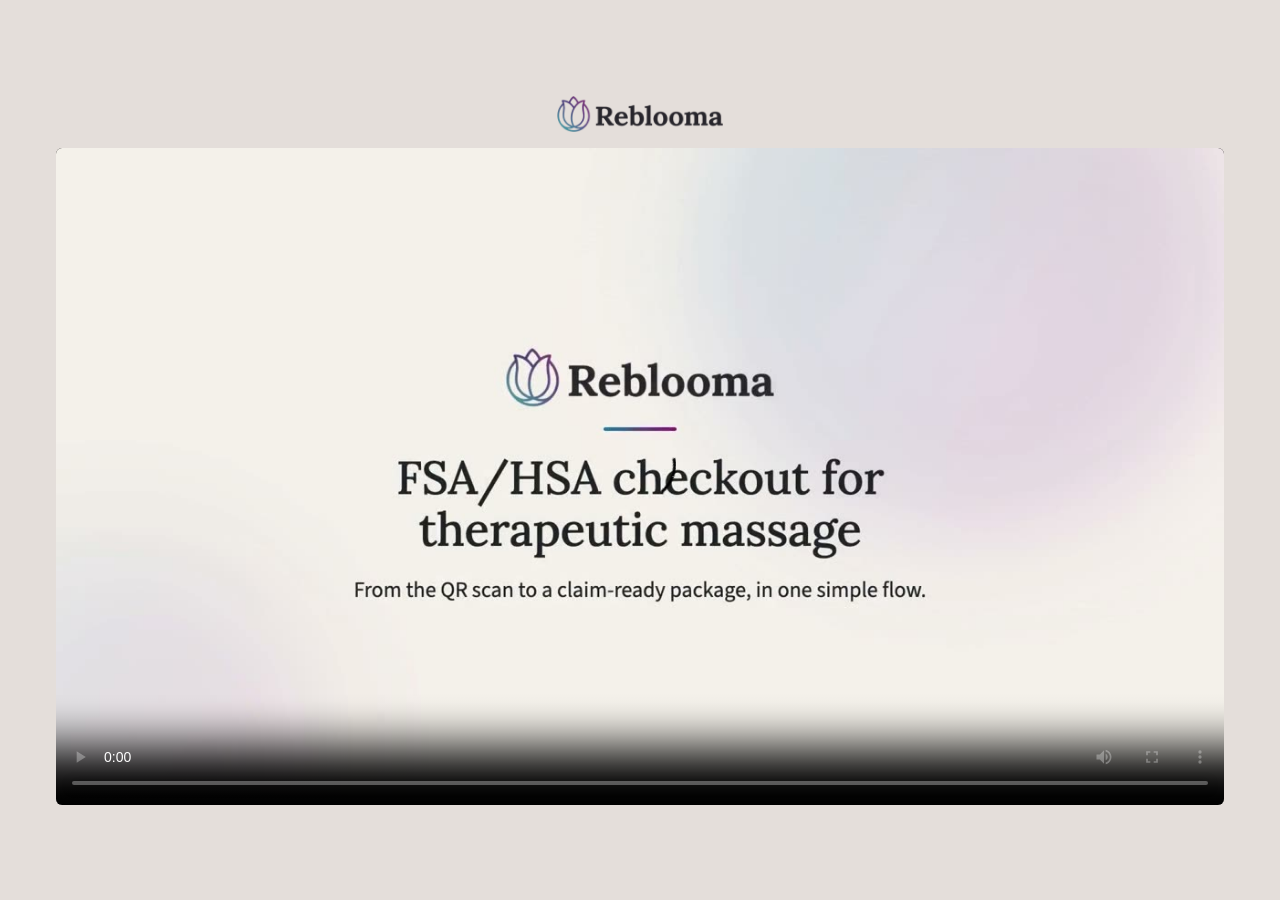
<file: promovid/index.html>
<!doctype html>
<html lang="en">
<head>
<meta charset="utf-8">
<meta name="viewport" content="width=device-width, initial-scale=1">
<meta name="robots" content="noindex, nofollow">
<title>Reblooma</title>
<link rel="icon" type="image/png" href="/assets/brand/logo/reblooma-favicon.png">
<link rel="apple-touch-icon" href="/assets/brand/logo/reblooma-touch-icon.png">
<style>
  :root { --ground: #e4deda; --ink: #16181a; }
  html, body { height: 100%; }
  body { margin: 0; background: var(--ground); color: var(--ink); font-family: -apple-system, "Source Sans 3", Helvetica, Arial, sans-serif; display: grid; place-items: center; }
  main { width: 100%; max-width: 1200px; padding: 16px; box-sizing: border-box; display: grid; gap: 16px; justify-items: center; }
  img.logo { height: 36px; width: auto; }
  video { width: 100%; height: auto; aspect-ratio: 16 / 9; background: #000; border-radius: 6px; }
</style>
</head>
<body>
<main>
  <img class="logo" src="/assets/brand/logo/reblooma-logo-colour-sm.png" alt="Reblooma">
  <video src="reblooma-promo.mp4" poster="poster.jpg" controls playsinline preload="metadata"></video>
</main>
</body>
</html>
</file>
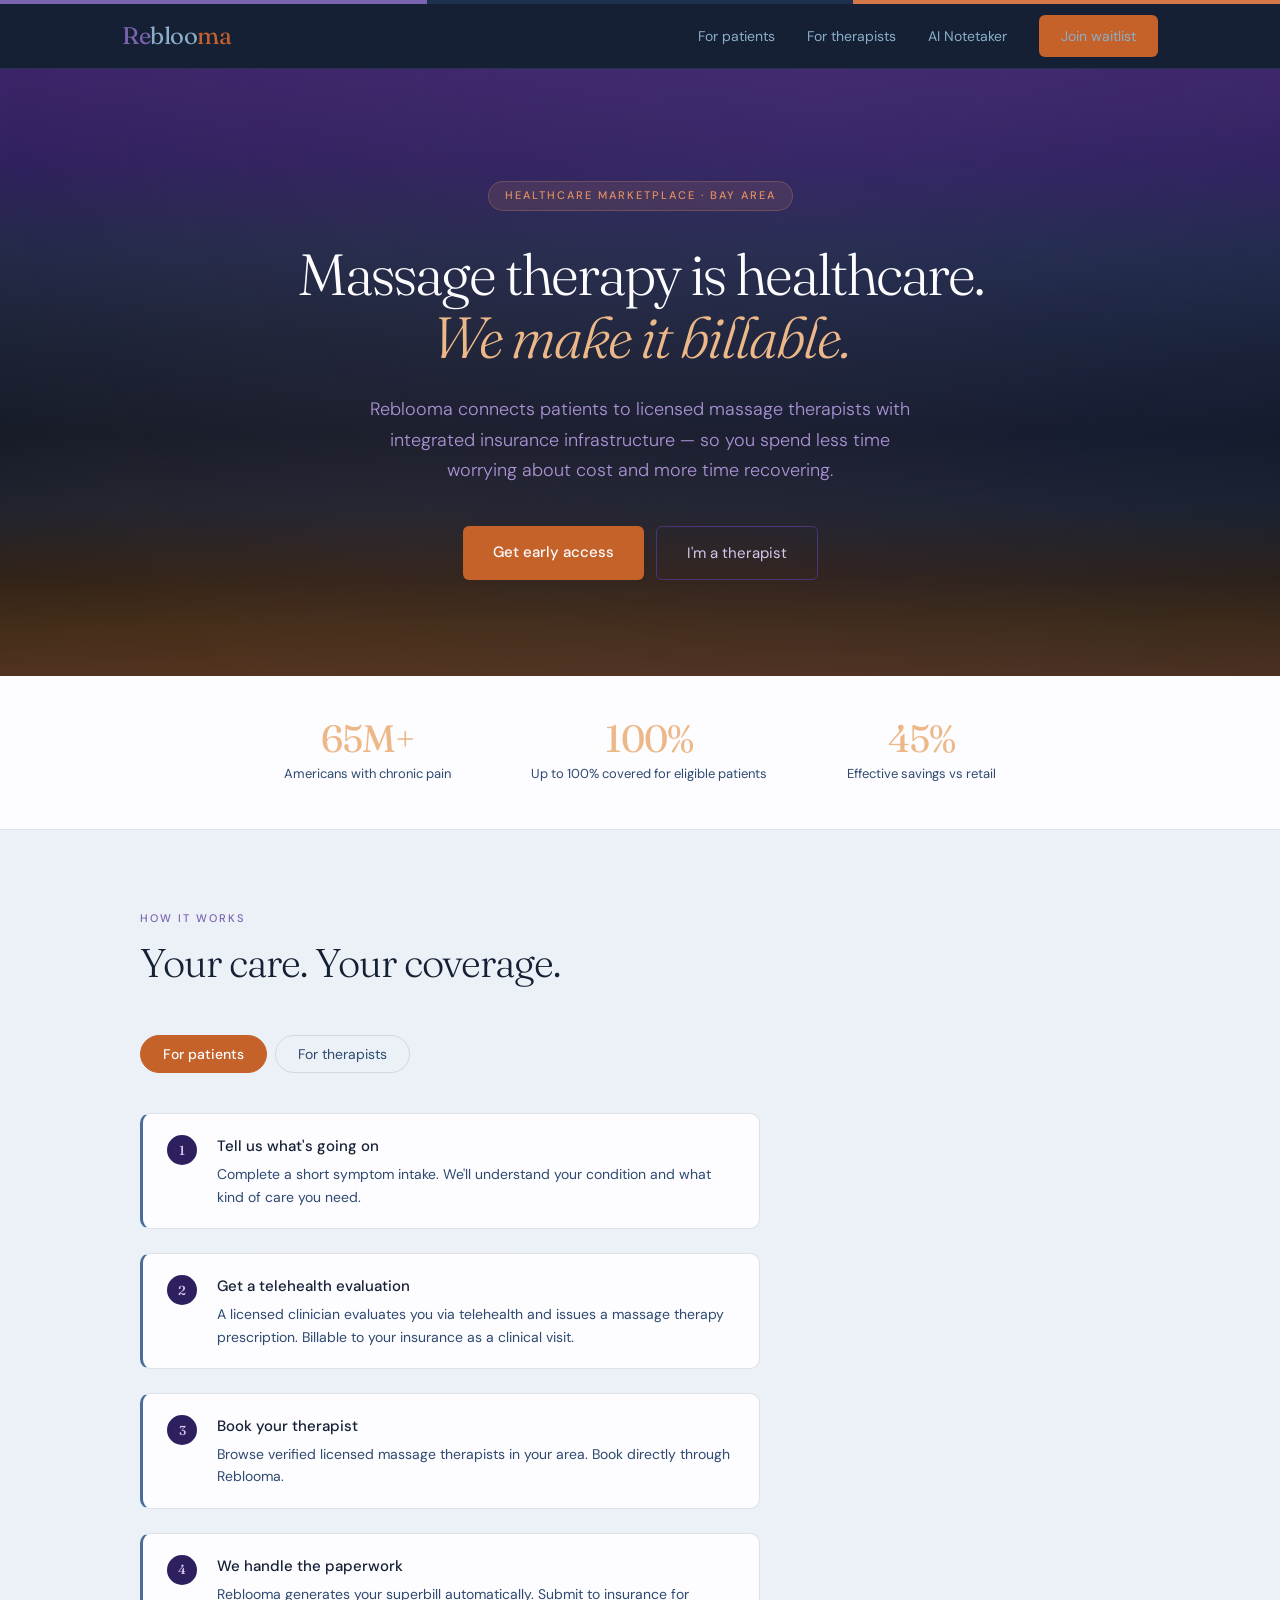
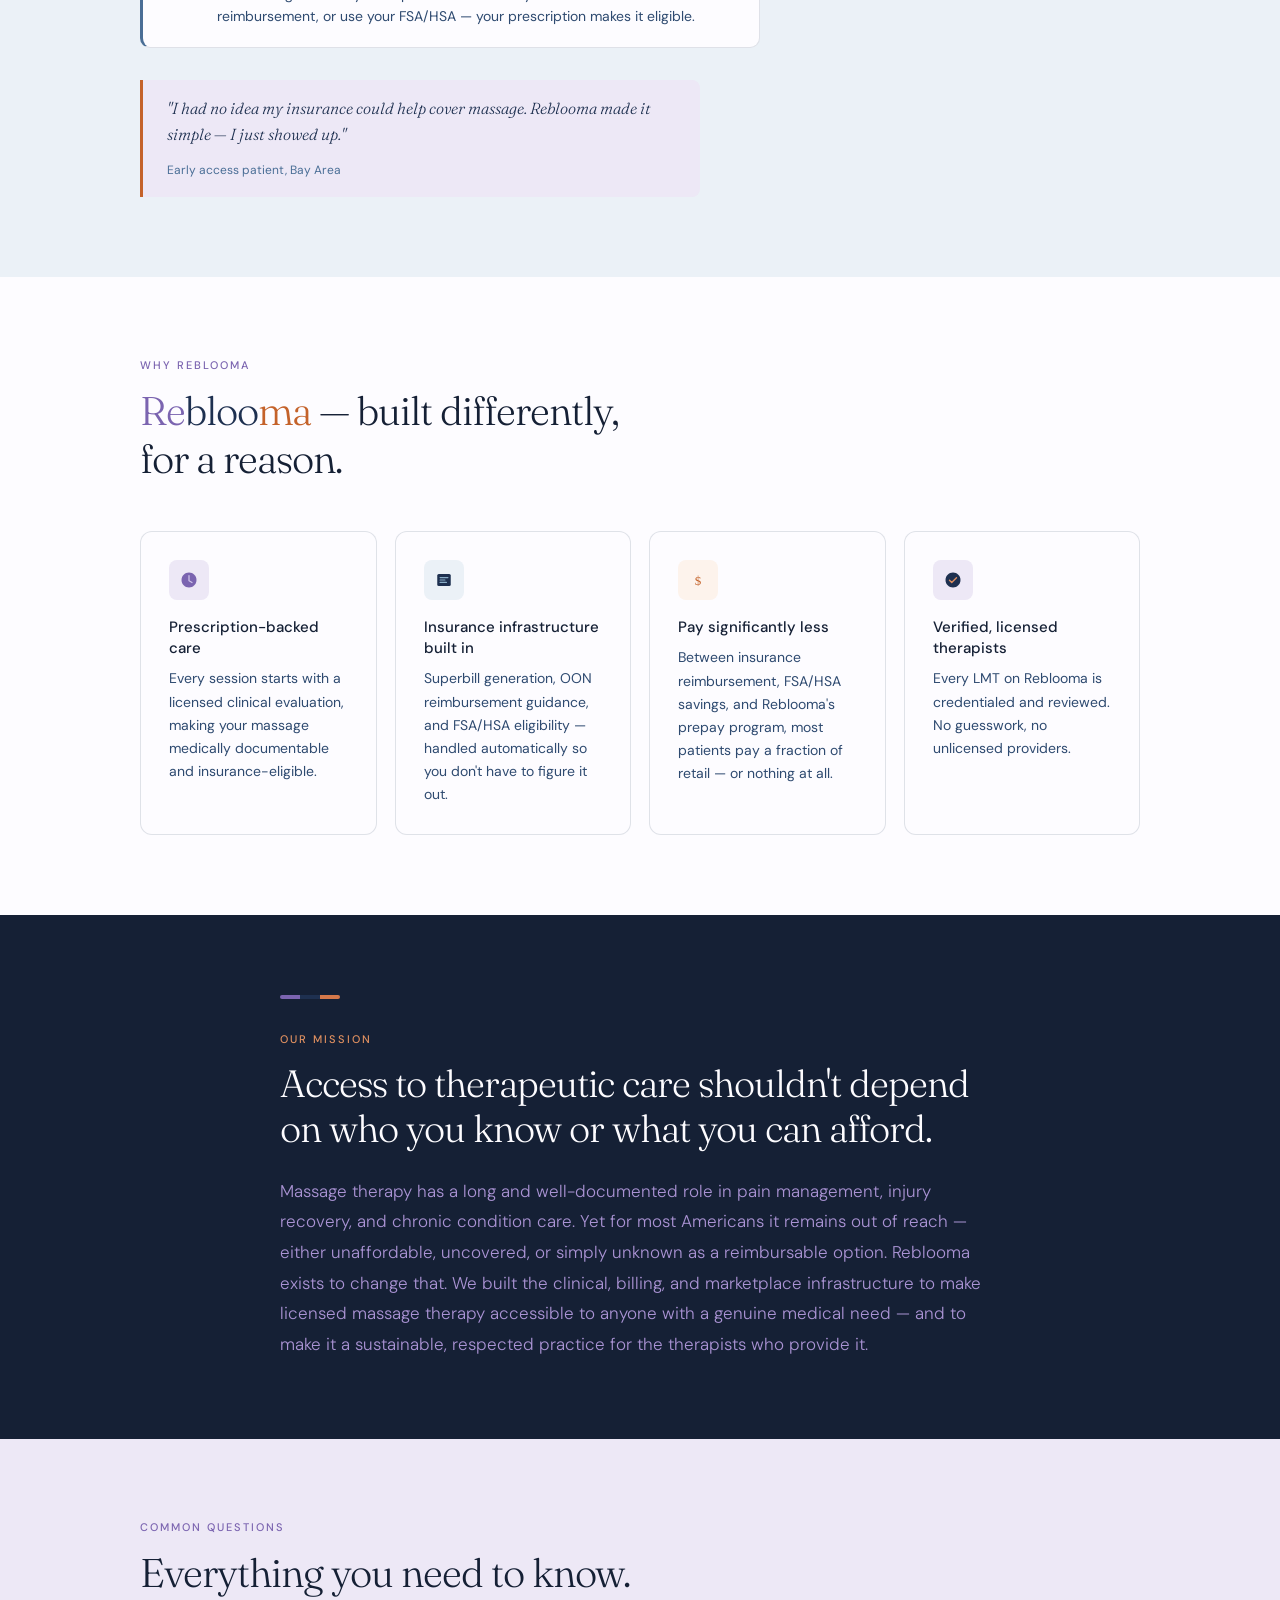
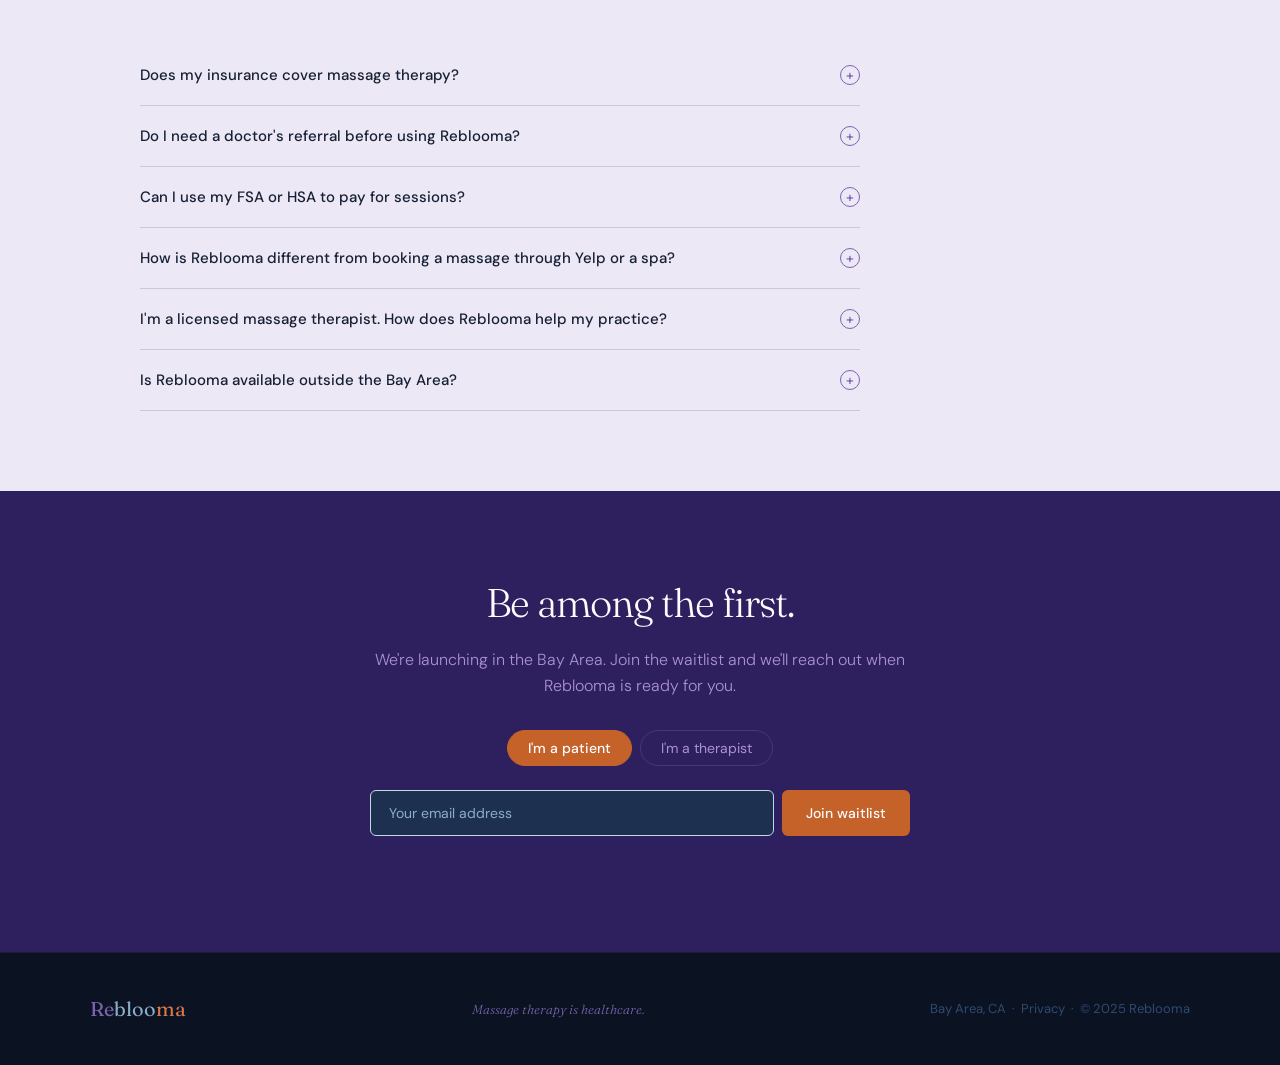
<file: legacy/index-v1.html>
<!DOCTYPE html>
<html lang="en">
<head>
<meta name="robots" content="noindex">
<meta charset="UTF-8">
<meta name="viewport" content="width=device-width, initial-scale=1.0">
<title>Reblooma — Insurance-Covered Massage Therapy in the Bay Area</title>
<meta name="description" content="Reblooma connects patients to licensed massage therapists with integrated insurance reimbursement. Get a telehealth prescription, book a session, and let us handle the superbill. Launching in the Bay Area.">
<meta property="og:title" content="Massage therapy is healthcare. We make it billable.">
<meta property="og:description" content="Reblooma is a healthcare marketplace connecting patients to licensed massage therapists with insurance infrastructure built in. Join the waitlist.">
<meta name="theme-color" content="#152035">
<link rel="preconnect" href="https://fonts.googleapis.com">
<link rel="preconnect" href="https://fonts.gstatic.com" crossorigin>
<link href="https://fonts.googleapis.com/css2?family=Fraunces:ital,opsz,wght@0,9..144,300;0,9..144,400;0,9..144,500;1,9..144,300;1,9..144,400&family=DM+Sans:wght@300;400;500&display=swap" rel="stylesheet">
<style>
  :root {
    --plum: #1A1035;
    --violet: #2E1F5E;
    --purple: #4A357A;
    --lavender: #7B64B0;
    --lilac: #AA93D4;
    --pale-lav: #D4C8ED;
    --fog-lav: #EDE8F6;
    --ink: #0B1222;
    --navy: #152035;
    --navy-mid: #1E3050;
    --steel: #2E4A70;
    --sky: #4A6E96;
    --mist: #8AAEC8;
    --pale-blue: #C2D8EA;
    --fog: #EBF1F7;
    --amber: #C4622A;
    --ember: #D4784A;
    --glow: #E09060;
    --peach: #EDB888;
    --pale-amb: #F5DCC8;
    --white: #FDFCFF;
    --bd: rgba(30,48,80,0.13);
  }

  *, *::before, *::after { box-sizing: border-box; margin: 0; padding: 0; }

  html { scroll-behavior: smooth; }

  body {
    font-family: 'DM Sans', sans-serif;
    background: var(--fog);
    color: var(--navy);
    line-height: 1.6;
    overflow-x: hidden;
  }

  /* ── TRICOLOR BAR ── */
  .tribar {
    display: flex;
    height: 4px;
    width: 100%;
  }
  .tribar span { flex: 1; display: block; }
  .tribar .t1 { background: var(--lavender); }
  .tribar .t2 { background: var(--navy-mid); }
  .tribar .t3 { background: var(--ember); }

  /* ── NAV ── */
  nav {
    background: var(--navy);
    border-bottom: 0.5px solid rgba(170,147,212,0.15);
    position: sticky;
    top: 0;
    z-index: 100;
  }
  .nav-inner {
    max-width: 1100px;
    margin: 0 auto;
    padding: 0 2rem;
    height: 64px;
    display: flex;
    align-items: center;
    justify-content: space-between;
  }
  .logo {
    font-family: 'Fraunces', serif;
    font-size: 24px;
    font-weight: 400;
    letter-spacing: -0.5px;
    text-decoration: none;
  }
  .logo .re { color: var(--lavender); }
  .logo .bloo { color: var(--mist); }
  .logo .ma { color: var(--amber); }

  .nav-links {
    display: flex;
    align-items: center;
    gap: 2rem;
    list-style: none;
  }
  .nav-links a {
    color: var(--mist);
    text-decoration: none;
    font-size: 14px;
    font-weight: 400;
    transition: color 0.2s;
  }
  .nav-links a:hover { color: var(--pale-lav); }

  .btn-amber {
    background: var(--amber);
    color: var(--white);
    border: none;
    padding: 10px 22px;
    border-radius: 6px;
    font-size: 14px;
    font-family: 'DM Sans', sans-serif;
    font-weight: 500;
    cursor: pointer;
    transition: background 0.2s, transform 0.15s;
    text-decoration: none;
    display: inline-block;
  }
  .btn-amber:hover { background: var(--ember); transform: translateY(-1px); }

  .btn-outline {
    background: transparent;
    color: var(--pale-lav);
    border: 0.5px solid var(--purple);
    padding: 10px 22px;
    border-radius: 6px;
    font-size: 14px;
    font-family: 'DM Sans', sans-serif;
    font-weight: 400;
    cursor: pointer;
    transition: border-color 0.2s, background 0.2s;
    text-decoration: none;
    display: inline-block;
  }
  .btn-outline:hover { border-color: var(--lavender); background: rgba(123,100,176,0.1); }

  .hamburger {
    display: none;
    flex-direction: column;
    gap: 5px;
    cursor: pointer;
    padding: 4px;
    background: none;
    border: none;
  }
  .hamburger span {
    display: block;
    width: 22px;
    height: 1.5px;
    background: var(--pale-lav);
    transition: all 0.3s;
  }

  .mobile-menu {
    display: none;
    background: var(--violet);
    padding: 1.5rem 2rem;
    border-top: 0.5px solid rgba(170,147,212,0.15);
  }
  .mobile-menu.open { display: block; }
  .mobile-menu a {
    display: block;
    color: var(--lilac);
    text-decoration: none;
    font-size: 16px;
    padding: 0.75rem 0;
    border-bottom: 0.5px solid rgba(170,147,212,0.1);
  }
  .mobile-menu .btn-amber { margin-top: 1.25rem; width: 100%; text-align: center; }

  /* ── HERO ── */
  .hero {
    background: linear-gradient(180deg, #3A2468 0%, #2E1F5E 15%, #1E2848 30%, #152035 45%, #0F1828 60%, #18202E 72%, #2A2018 84%, #3C2A18 92%, #4A3020 100%);
    padding: 7rem 2rem 6rem;
    text-align: center;
    position: relative;
    overflow: hidden;
  }
  .hero::before {
    content: '';
    position: absolute;
    top: -50%;
    left: -20%;
    width: 140%;
    height: 200%;
    background: radial-gradient(ellipse at 60% 30%, rgba(123,100,176,0.12) 0%, transparent 60%),
                radial-gradient(ellipse at 30% 70%, rgba(196,98,42,0.08) 0%, transparent 50%);
    pointer-events: none;
  }
  .hero-inner {
    max-width: 780px;
    margin: 0 auto;
    position: relative;
    z-index: 1;
  }
  .eyebrow {
    display: inline-block;
    font-size: 11px;
    font-weight: 500;
    letter-spacing: 2px;
    text-transform: uppercase;
    color: var(--glow);
    background: rgba(224,144,96,0.12);
    border: 0.5px solid rgba(224,144,96,0.25);
    padding: 5px 16px;
    border-radius: 100px;
    margin-bottom: 2rem;
    animation: fadeUp 0.7s ease both;
  }
  .hero h1 {
    font-family: 'Fraunces', serif;
    font-size: 58px;
    font-weight: 300;
    line-height: 1.1;
    letter-spacing: -2px;
    color: var(--white);
    margin-bottom: 1.5rem;
    animation: fadeUp 0.7s 0.1s ease both;
  }
  .hero h1 em {
    font-style: italic;
    color: var(--peach);
  }
  .hero-sub {
    font-size: 18px;
    color: var(--lilac);
    line-height: 1.7;
    font-weight: 300;
    margin-bottom: 2.5rem;
    max-width: 560px;
    margin-left: auto;
    margin-right: auto;
    animation: fadeUp 0.7s 0.2s ease both;
  }
  .hero-actions {
    display: flex;
    gap: 12px;
    justify-content: center;
    flex-wrap: wrap;
    animation: fadeUp 0.7s 0.3s ease both;
  }
  .hero-actions .btn-amber,
  .hero-actions .btn-outline {
    padding: 14px 30px;
    font-size: 15px;
  }

  @keyframes fadeUp {
    from { opacity: 0; transform: translateY(18px); }
    to { opacity: 1; transform: translateY(0); }
  }

  /* ── STAT BAR ── */
  .stat-bar {
    background: var(--white);
    border-bottom: 0.5px solid var(--bd);
  }
  .stat-bar-inner {
    max-width: 900px;
    margin: 0 auto;
    padding: 2.75rem 2rem;
    display: flex;
    justify-content: center;
    gap: 5rem;
    flex-wrap: wrap;
  }
  .stat { text-align: center; }
  .stat-num {
    display: block;
    font-family: 'Fraunces', serif;
    font-size: 38px;
    font-weight: 400;
    color: var(--peach);
    letter-spacing: -1px;
    line-height: 1;
  }
  .stat-label {
    display: block;
    font-size: 13px;
    color: var(--steel);
    margin-top: 6px;
    font-weight: 400;
  }

  /* ── SECTIONS ── */
  section { padding: 5rem 2rem; }
  .section-inner { max-width: 1000px; margin: 0 auto; }
  .section-label {
    font-size: 11px;
    font-weight: 500;
    letter-spacing: 2px;
    text-transform: uppercase;
    color: var(--lavender);
    margin-bottom: 0.75rem;
    display: block;
  }
  .section-h2 {
    font-family: 'Fraunces', serif;
    font-size: 40px;
    font-weight: 300;
    letter-spacing: -1px;
    color: var(--navy);
    line-height: 1.2;
    margin-bottom: 3rem;
  }

  /* ── TABS ── */
  .tabs {
    display: flex;
    gap: 8px;
    margin-bottom: 2.5rem;
  }
  .tab-btn {
    padding: 9px 22px;
    border-radius: 100px;
    font-size: 14px;
    font-family: 'DM Sans', sans-serif;
    cursor: pointer;
    border: 0.5px solid var(--bd);
    background: transparent;
    color: var(--steel);
    transition: all 0.2s;
  }
  .tab-btn.active {
    background: var(--amber);
    color: var(--white);
    border-color: var(--amber);
    font-weight: 500;
  }
  .tab-pane { display: none; }
  .tab-pane.active { display: block; }

  /* ── STEPS ── */
  .steps { display: flex; flex-direction: column; gap: 1.5rem; max-width: 620px; }
  .step {
    display: flex;
    gap: 1.25rem;
    align-items: flex-start;
    background: var(--white);
    border: 0.5px solid var(--bd);
    border-left: 3px solid var(--sky);
    border-radius: 10px;
    padding: 1.25rem 1.5rem;
    transition: border-left-color 0.2s, box-shadow 0.2s;
  }
  .step:hover { border-left-color: var(--amber); box-shadow: 0 4px 20px rgba(30,48,80,0.07); }
  .step.lmt-step { border-left-color: var(--lavender); }
  .step.lmt-step:hover { border-left-color: var(--peach); }
  .step-num {
    width: 30px;
    height: 30px;
    border-radius: 50%;
    background: var(--violet);
    color: var(--pale-lav);
    font-size: 13px;
    font-weight: 500;
    display: flex;
    align-items: center;
    justify-content: center;
    flex-shrink: 0;
    margin-top: 1px;
    font-family: 'Fraunces', serif;
  }
  .step-body h4 {
    font-size: 15px;
    font-weight: 500;
    color: var(--navy);
    margin-bottom: 5px;
  }
  .step-body p {
    font-size: 14px;
    color: var(--steel);
    line-height: 1.6;
  }

  .pull-quote {
    margin-top: 2rem;
    border-left: 3px solid var(--amber);
    padding: 1rem 1.5rem;
    background: var(--fog-lav);
    border-radius: 0 8px 8px 0;
    max-width: 560px;
  }
  .pull-quote.lmt { border-left-color: var(--lavender); }
  .pull-quote p {
    font-family: 'Fraunces', serif;
    font-style: italic;
    font-weight: 300;
    font-size: 16px;
    color: var(--navy-mid);
    line-height: 1.6;
    margin-bottom: 8px;
  }
  .pull-quote span { font-size: 12px; color: var(--sky); }

  /* ── FEATURE CARDS ── */
  .how-section { background: var(--fog); }
  .why-section { background: var(--white); }
  .cards-grid {
    display: grid;
    grid-template-columns: repeat(auto-fit, minmax(220px, 1fr));
    gap: 18px;
  }
  .feat-card {
    background: var(--white);
    border: 0.5px solid var(--bd);
    border-radius: 12px;
    padding: 1.75rem;
    transition: border-color 0.2s, transform 0.2s, box-shadow 0.2s;
  }
  .feat-card:hover {
    border-color: var(--purple);
    transform: translateY(-3px);
    box-shadow: 0 8px 32px rgba(30,48,80,0.09);
  }
  .feat-icon {
    width: 40px;
    height: 40px;
    border-radius: 8px;
    background: var(--fog-lav);
    display: flex;
    align-items: center;
    justify-content: center;
    margin-bottom: 1.1rem;
  }
  .feat-icon svg { width: 18px; height: 18px; }
  .feat-card h3 {
    font-size: 15px;
    font-weight: 500;
    color: var(--navy);
    margin-bottom: 8px;
    line-height: 1.4;
  }
  .feat-card p {
    font-size: 14px;
    color: var(--steel);
    line-height: 1.65;
  }

  /* ── MISSION ── */
  .mission-section {
    background: var(--navy);
    padding: 5rem 2rem;
  }
  .mission-inner {
    max-width: 720px;
    margin: 0 auto;
  }
  .mission-section .section-label { color: var(--glow); }
  .mission-section .section-h2 {
    color: var(--white);
    font-size: 38px;
    margin-bottom: 1.5rem;
  }
  .mission-section p {
    font-size: 17px;
    color: var(--lilac);
    line-height: 1.8;
    font-weight: 300;
  }

  /* ── FAQ ── */
  .faq-section { background: var(--fog-lav); }
  .faq-list { max-width: 720px; }
  .faq-item {
    border-bottom: 0.5px solid rgba(74,53,122,0.2);
  }
  .faq-q {
    width: 100%;
    text-align: left;
    background: none;
    border: none;
    padding: 1.25rem 0;
    font-size: 15px;
    font-weight: 500;
    color: var(--navy);
    font-family: 'DM Sans', sans-serif;
    cursor: pointer;
    display: flex;
    justify-content: space-between;
    align-items: center;
    gap: 1rem;
    transition: color 0.2s;
  }
  .faq-q:hover { color: var(--purple); }
  .faq-q .faq-icon {
    flex-shrink: 0;
    width: 20px;
    height: 20px;
    border-radius: 50%;
    border: 0.5px solid var(--lavender);
    display: flex;
    align-items: center;
    justify-content: center;
    color: var(--lavender);
    font-size: 14px;
    transition: transform 0.25s, background 0.2s;
  }
  .faq-item.open .faq-icon {
    transform: rotate(45deg);
    background: var(--lavender);
    color: var(--white);
  }
  .faq-a {
    font-size: 14px;
    color: var(--steel);
    line-height: 1.7;
    max-height: 0;
    overflow: hidden;
    transition: max-height 0.35s ease, padding 0.2s;
    border-left: 3px solid var(--purple);
    padding-left: 0;
    margin-left: 0;
    border-left-width: 0;
  }
  .faq-item.open .faq-a {
    max-height: 200px;
    padding: 0 0 1.25rem 1.25rem;
    border-left-width: 3px;
  }

  /* ── WAITLIST ── */
  .waitlist-section {
    background: var(--violet);
    padding: 5rem 2rem;
    text-align: center;
  }
  .waitlist-inner { max-width: 540px; margin: 0 auto; }
  .waitlist-section h2 {
    font-family: 'Fraunces', serif;
    font-size: 40px;
    font-weight: 300;
    letter-spacing: -1px;
    color: var(--white);
    margin-bottom: 0.75rem;
  }
  .waitlist-section .sub {
    font-size: 16px;
    color: var(--lilac);
    margin-bottom: 2rem;
    line-height: 1.6;
    font-weight: 300;
  }
  .wl-toggle {
    display: flex;
    gap: 8px;
    justify-content: center;
    margin-bottom: 1.5rem;
  }
  .wl-tab {
    padding: 8px 20px;
    border-radius: 100px;
    font-size: 14px;
    font-family: 'DM Sans', sans-serif;
    cursor: pointer;
    border: 0.5px solid var(--purple);
    background: transparent;
    color: var(--lilac);
    transition: all 0.2s;
  }
  .wl-tab.active {
    background: var(--amber);
    color: var(--white);
    border-color: var(--amber);
    font-weight: 500;
  }
  .wl-form {
    display: flex;
    gap: 8px;
    flex-wrap: wrap;
    justify-content: center;
  }
  .wl-form input {
    flex: 1;
    min-width: 220px;
    padding: 13px 18px;
    border-radius: 6px;
    border: 0.5px solid var(--pale-blue);
    background: var(--navy-mid);
    font-size: 14px;
    font-family: 'DM Sans', sans-serif;
    color: var(--white);
    outline: none;
    transition: border-color 0.2s;
  }
  .wl-form input::placeholder { color: var(--mist); }
  .wl-form input:focus { border-color: var(--lavender); }
  .wl-form .btn-amber { padding: 13px 24px; }
  .wl-confirm {
    font-size: 13px;
    color: var(--pale-amb);
    margin-top: 1rem;
    min-height: 20px;
  }

  /* ── FOOTER ── */
  footer {
    background: var(--ink);
    padding: 2.5rem 2rem;
    border-top: 0.5px solid rgba(170,147,212,0.1);
  }
  .footer-inner {
    max-width: 1100px;
    margin: 0 auto;
    display: flex;
    justify-content: space-between;
    align-items: center;
    flex-wrap: wrap;
    gap: 1rem;
  }
  .footer-logo { font-family: 'Fraunces', serif; font-size: 20px; font-weight: 400; }
  .footer-logo .re { color: var(--lavender); }
  .footer-logo .bloo { color: var(--mist); }
  .footer-logo .ma { color: var(--ember); }
  footer p { font-size: 13px; color: var(--steel); }
  footer a { color: var(--steel); text-decoration: none; transition: color 0.2s; }
  footer a:hover { color: var(--lilac); }
  .footer-tagline {
    font-size: 13px;
    color: var(--lavender);
    font-family: 'Fraunces', serif;
    font-style: italic;
    font-weight: 300;
  }

  /* ── SCROLL REVEAL ── */
  .reveal {
    opacity: 0;
    transform: translateY(24px);
    transition: opacity 0.65s ease, transform 0.65s ease;
  }
  .reveal.visible {
    opacity: 1;
    transform: translateY(0);
  }

  /* ── RESPONSIVE ── */
  @media (max-width: 768px) {
    .nav-links { display: none; }
    .hamburger { display: flex; }
    .hero h1 { font-size: 36px; letter-spacing: -1px; }
    .hero-sub { font-size: 16px; }
    .stat-bar-inner { gap: 2.5rem; }
    .stat-num { font-size: 30px; }
    .section-h2 { font-size: 30px; }
    .cards-grid { grid-template-columns: 1fr; }
    .mission-section .section-h2 { font-size: 28px; }
    .waitlist-section h2 { font-size: 30px; }
    .footer-inner { flex-direction: column; text-align: center; }
    .tabs { overflow-x: auto; padding-bottom: 4px; }
  }
</style>
</head>
<body>

<!-- NAV -->
<nav>
  <div class="tribar"><span class="t1"></span><span class="t2"></span><span class="t3"></span></div>
  <div class="nav-inner">
    <a href="#" class="logo"><span class="re">Re</span><span class="bloo">bloo</span><span class="ma">ma</span></a>
    <ul class="nav-links">
      <li><a href="#how-it-works">For patients</a></li>
      <li><a href="#how-it-works" onclick="setTimeout(()=>switchTab('lmt'),100)">For therapists</a></li>
      <li><a href="notetaker.html">AI Notetaker</a></li>
      <li><a href="#waitlist" class="btn-amber">Join waitlist</a></li>
    </ul>
    <button class="hamburger" onclick="toggleMenu()" aria-label="Menu">
      <span></span><span></span><span></span>
    </button>
  </div>
  <div class="mobile-menu" id="mobile-menu">
    <a href="#how-it-works" onclick="toggleMenu()">For patients</a>
    <a href="#how-it-works" onclick="toggleMenu(); setTimeout(()=>switchTab('lmt'),200)">For therapists</a>
    <a href="notetaker.html" onclick="toggleMenu()">AI Notetaker</a>
    <a href="#waitlist" class="btn-amber" onclick="toggleMenu()">Join waitlist</a>
  </div>
</nav>

<!-- HERO -->
<div class="hero">
  <div class="hero-inner">
    <div class="eyebrow">Healthcare marketplace · Bay Area</div>
    <h1>Massage therapy is healthcare.<br><em>We make it billable.</em></h1>
    <p class="hero-sub">Reblooma connects patients to licensed massage therapists with integrated insurance infrastructure — so you spend less time worrying about cost and more time recovering.</p>
    <div class="hero-actions">
      <a href="#waitlist" class="btn-amber">Get early access</a>
      <a href="#how-it-works" class="btn-outline" onclick="setTimeout(()=>switchTab('lmt'),100)">I'm a therapist</a>
    </div>
  </div>
</div>

<!-- STAT BAR -->
<div class="stat-bar">
  <div class="stat-bar-inner">
    <div class="stat reveal">
      <span class="stat-num">65M+</span>
      <span class="stat-label">Americans with chronic pain</span>
    </div>
    <div class="stat reveal" style="transition-delay:0.1s">
      <span class="stat-num">100%</span>
      <span class="stat-label">Up to 100% covered for eligible patients</span>
    </div>
    <div class="stat reveal" style="transition-delay:0.2s">
      <span class="stat-num">45%</span>
      <span class="stat-label">Effective savings vs retail</span>
    </div>
  </div>
</div>

<!-- HOW IT WORKS -->
<section class="how-section" id="how-it-works">
  <div class="section-inner">
    <span class="section-label reveal">How it works</span>
    <h2 class="section-h2 reveal">Your care. Your coverage.</h2>

    <div class="tabs reveal">
      <button class="tab-btn active" id="tab-patient" onclick="switchTab('patient')">For patients</button>
      <button class="tab-btn" id="tab-lmt" onclick="switchTab('lmt')">For therapists</button>
    </div>

    <div class="tab-pane active" id="pane-patient">
      <div class="steps">
        <div class="step reveal">
          <div class="step-num">1</div>
          <div class="step-body">
            <h4>Tell us what's going on</h4>
            <p>Complete a short symptom intake. We'll understand your condition and what kind of care you need.</p>
          </div>
        </div>
        <div class="step reveal" style="transition-delay:0.1s">
          <div class="step-num">2</div>
          <div class="step-body">
            <h4>Get a telehealth evaluation</h4>
            <p>A licensed clinician evaluates you via telehealth and issues a massage therapy prescription. Billable to your insurance as a clinical visit.</p>
          </div>
        </div>
        <div class="step reveal" style="transition-delay:0.15s">
          <div class="step-num">3</div>
          <div class="step-body">
            <h4>Book your therapist</h4>
            <p>Browse verified licensed massage therapists in your area. Book directly through Reblooma.</p>
          </div>
        </div>
        <div class="step reveal" style="transition-delay:0.2s">
          <div class="step-num">4</div>
          <div class="step-body">
            <h4>We handle the paperwork</h4>
            <p>Reblooma generates your superbill automatically. Submit to insurance for reimbursement, or use your FSA/HSA — your prescription makes it eligible.</p>
          </div>
        </div>
      </div>
      <div class="pull-quote reveal" style="transition-delay:0.25s">
        <p>"I had no idea my insurance could help cover massage. Reblooma made it simple — I just showed up."</p>
        <span>Early access patient, Bay Area</span>
      </div>
    </div>

    <div class="tab-pane" id="pane-lmt">
      <div class="steps">
        <div class="step lmt-step">
          <div class="step-num">1</div>
          <div class="step-body">
            <h4>Apply to join</h4>
            <p>We verify your license and credentials. Takes minutes, not weeks.</p>
          </div>
        </div>
        <div class="step lmt-step">
          <div class="step-num">2</div>
          <div class="step-body">
            <h4>Receive qualified patients</h4>
            <p>Every Reblooma patient arrives with a clinical prescription. No cold inquiries, no explaining why massage is medically legitimate. No superbill generation needed — our <a href="notetaker.html" style="color:var(--peach);text-decoration:underline;text-decoration-color:rgba(237,184,136,0.4);">AI notetaker</a> captures the areas you treated and produces the superbill automatically.</p>
          </div>
        </div>
        <div class="step lmt-step">
          <div class="step-num">3</div>
          <div class="step-body">
            <h4>Get paid at session completion</h4>
            <p>No chasing payments, no insurance claims on your end. Reblooma handles billing infrastructure so you focus on care.</p>
          </div>
        </div>
        <div class="step lmt-step">
          <div class="step-num">4</div>
          <div class="step-body">
            <h4>Grow your practice</h4>
            <p>New to the field? Our launch program helps you build a patient base from day one with platform support and steady booking flow.</p>
          </div>
        </div>
      </div>
      <div class="pull-quote lmt">
        <p>"Finally a platform that treats massage therapy as what it is — legitimate medical care."</p>
        <span>Licensed massage therapist, San Jose</span>
      </div>
    </div>
  </div>
</section>

<!-- WHY REBLOOMA -->
<section class="why-section">
  <div class="section-inner">
    <span class="section-label reveal">Why Reblooma</span>
    <h2 class="section-h2 reveal"><span style="color:#7B64B0;">Re</span><span style="color:#1E3050;">bloo</span><span style="color:#C4622A;">ma</span> — built differently,<br>for a reason.</h2>
    <div class="cards-grid">
      <div class="feat-card reveal">
        <div class="feat-icon" style="background: #EDE8F6;">
          <svg viewBox="0 0 18 18" fill="none">
            <path d="M9 1.5C4.86 1.5 1.5 4.86 1.5 9S4.86 16.5 9 16.5 16.5 13.14 16.5 9 13.14 1.5 9 1.5z" fill="#7B64B0"/>
            <path d="M9 4.5v5.25l3 1.75" stroke="#D4C8ED" stroke-width="1.2" stroke-linecap="round"/>
          </svg>
        </div>
        <h3>Prescription-backed care</h3>
        <p>Every session starts with a licensed clinical evaluation, making your massage medically documentable and insurance-eligible.</p>
      </div>
      <div class="feat-card reveal" style="transition-delay:0.08s">
        <div class="feat-icon" style="background: #EBF1F7;">
          <svg viewBox="0 0 18 18" fill="none">
            <rect x="2.25" y="3" width="13.5" height="12" rx="1.5" fill="#1E3050"/>
            <rect x="4.5" y="6" width="9" height="1.2" rx="0.6" fill="#8AAEC8"/>
            <rect x="4.5" y="8.4" width="6" height="1.2" rx="0.6" fill="#8AAEC8"/>
            <rect x="4.5" y="10.8" width="7.5" height="1.2" rx="0.6" fill="#8AAEC8"/>
          </svg>
        </div>
        <h3>Insurance infrastructure built in</h3>
        <p>Superbill generation, OON reimbursement guidance, and FSA/HSA eligibility — handled automatically so you don't have to figure it out.</p>
      </div>
      <div class="feat-card reveal" style="transition-delay:0.16s">
        <div class="feat-icon" style="background: #FDF3EC;">
          <svg viewBox="0 0 18 18" fill="none">
            <text x="9" y="13.5" text-anchor="middle" font-size="13" font-weight="500" font-family="Georgia, serif" fill="#C4622A">$</text>
          </svg>
        </div>
        <h3>Pay significantly less</h3>
        <p>Between insurance reimbursement, FSA/HSA savings, and Reblooma's prepay program, most patients pay a fraction of retail — or nothing at all.</p>
      </div>
      <div class="feat-card reveal" style="transition-delay:0.24s">
        <div class="feat-icon" style="background: #EDE8F6;">
          <svg viewBox="0 0 18 18" fill="none">
            <path d="M9 1.5C4.86 1.5 1.5 4.86 1.5 9S4.86 16.5 9 16.5 16.5 13.14 16.5 9 13.14 1.5 9 1.5z" fill="#1E3050"/>
            <path d="M5.5 9.25l2.25 2.25 4.75-4.75" stroke="#E09060" stroke-width="1.4" stroke-linecap="round" stroke-linejoin="round"/>
          </svg>
        </div>
        <h3>Verified, licensed therapists</h3>
        <p>Every LMT on Reblooma is credentialed and reviewed. No guesswork, no unlicensed providers.</p>
      </div>
    </div>
  </div>
</section>

<!-- MISSION -->
<section class="mission-section">
  <div class="mission-inner">
    <div class="tribar reveal" style="width:60px; margin-bottom:2rem; border-radius:2px; overflow:hidden;">
      <span class="t1"></span><span class="t2"></span><span class="t3"></span>
    </div>
    <span class="section-label reveal">Our mission</span>
    <h2 class="section-h2 reveal">Access to therapeutic care shouldn't depend on who you know or what you can afford.</h2>
    <p class="reveal">Massage therapy has a long and well-documented role in pain management, injury recovery, and chronic condition care. Yet for most Americans it remains out of reach — either unaffordable, uncovered, or simply unknown as a reimbursable option. Reblooma exists to change that. We built the clinical, billing, and marketplace infrastructure to make licensed massage therapy accessible to anyone with a genuine medical need — and to make it a sustainable, respected practice for the therapists who provide it.</p>
  </div>
</section>

<!-- FAQ -->
<section class="faq-section">
  <div class="section-inner">
    <span class="section-label reveal">Common questions</span>
    <h2 class="section-h2 reveal">Everything you need to know.</h2>
    <div class="faq-list reveal">

      <div class="faq-item">
        <button class="faq-q" onclick="toggleFaq(this)">
          Does my insurance cover massage therapy?
          <span class="faq-icon">+</span>
        </button>
        <div class="faq-a">Many commercial insurance plans offer out-of-network reimbursement for massage therapy when prescribed by a licensed clinician. Reblooma's intake process includes a telehealth evaluation that generates a clinical prescription, which is the key document your insurance needs to process a claim. Coverage varies by plan — we help you understand what you're entitled to before you book.</div>
      </div>

      <div class="faq-item">
        <button class="faq-q" onclick="toggleFaq(this)">
          Do I need a doctor's referral before using Reblooma?
          <span class="faq-icon">+</span>
        </button>
        <div class="faq-a">No. Reblooma connects you directly to a licensed physical therapist via telehealth who evaluates your condition and issues a prescription if appropriate. You don't need to see your primary care doctor first.</div>
      </div>

      <div class="faq-item">
        <button class="faq-q" onclick="toggleFaq(this)">
          Can I use my FSA or HSA to pay for sessions?
          <span class="faq-icon">+</span>
        </button>
        <div class="faq-a">Yes. Because every Reblooma session is backed by a clinical prescription, your sessions qualify as a medical expense eligible for FSA and HSA reimbursement. This can meaningfully reduce your out-of-pocket cost.</div>
      </div>

      <div class="faq-item">
        <button class="faq-q" onclick="toggleFaq(this)">
          How is Reblooma different from booking a massage through Yelp or a spa?
          <span class="faq-icon">+</span>
        </button>
        <div class="faq-a">Reblooma is a healthcare platform, not a booking app. Every therapist on our platform is licensed and credentialed, every session is prescription-backed, and we handle the insurance and billing infrastructure that a spa or booking directory simply doesn't provide.</div>
      </div>

      <div class="faq-item">
        <button class="faq-q" onclick="toggleFaq(this)">
          I'm a licensed massage therapist. How does Reblooma help my practice?
          <span class="faq-icon">+</span>
        </button>
        <div class="faq-a">Reblooma sends you qualified patients who arrive with clinical prescriptions, handles payment at session completion, and manages billing administration on your behalf. You focus on delivering care — we handle everything else.</div>
      </div>

      <div class="faq-item">
        <button class="faq-q" onclick="toggleFaq(this)">
          Is Reblooma available outside the Bay Area?
          <span class="faq-icon">+</span>
        </button>
        <div class="faq-a">We're launching in the Bay Area first. If you're outside that area, join the waitlist and we'll notify you when we expand to your region.</div>
      </div>

    </div>
  </div>
</section>

<!-- WAITLIST -->
<section class="waitlist-section" id="waitlist">
  <div class="waitlist-inner">
    <h2 class="reveal">Be among the first.</h2>
    <p class="sub reveal">We're launching in the Bay Area. Join the waitlist and we'll reach out when Reblooma is ready for you.</p>
    <div class="wl-toggle reveal">
      <button class="wl-tab active" id="wl-patient" onclick="switchWaitlist('patient')">I'm a patient</button>
      <button class="wl-tab" id="wl-lmt" onclick="switchWaitlist('lmt')">I'm a therapist</button>
    </div>
    <div class="wl-form reveal">
      <input type="email" id="wl-email" placeholder="Your email address">
      <button class="btn-amber" onclick="handleWaitlist()">Join waitlist</button>
    </div>
    <p class="wl-confirm" id="wl-confirm"></p>
  </div>
</section>

<!-- FOOTER -->
<footer>
  <div class="footer-inner">
    <div class="footer-logo"><span class="re">Re</span><span class="bloo">bloo</span><span class="ma">ma</span></div>
    <p class="footer-tagline">Massage therapy is healthcare.</p>
    <p>Bay Area, CA &nbsp;·&nbsp; <a href="#">Privacy</a> &nbsp;·&nbsp; © 2025 Reblooma</p>
  </div>
</footer>

<script>
  // Tab switching
  function switchTab(lane) {
    document.querySelectorAll('.tab-btn').forEach(b => b.classList.remove('active'));
    document.querySelectorAll('.tab-pane').forEach(p => p.classList.remove('active'));
    document.getElementById('tab-' + lane).classList.add('active');
    document.getElementById('pane-' + lane).classList.add('active');
  }

  // Waitlist toggle
  var wlType = 'patient';
  function switchWaitlist(type) {
    wlType = type;
    document.querySelectorAll('.wl-tab').forEach(b => b.classList.remove('active'));
    document.getElementById('wl-' + type).classList.add('active');
    document.getElementById('wl-confirm').textContent = '';
  }

  function handleWaitlist() {
    var email = document.getElementById('wl-email').value.trim();
    var confirm = document.getElementById('wl-confirm');
    if (!email || !email.includes('@')) {
      confirm.textContent = 'Please enter a valid email address.';
      confirm.style.color = '#EDB888';
      return;
    }
    var label = wlType === 'lmt' ? 'therapist' : 'patient';
    confirm.textContent = "You're on the list as a " + label + ". We'll be in touch soon.";
    confirm.style.color = '#F5DCC8';
    document.getElementById('wl-email').value = '';
  }

  // FAQ accordion
  function toggleFaq(btn) {
    var item = btn.parentElement;
    var isOpen = item.classList.contains('open');
    document.querySelectorAll('.faq-item').forEach(i => i.classList.remove('open'));
    if (!isOpen) item.classList.add('open');
  }

  // Mobile menu
  function toggleMenu() {
    document.getElementById('mobile-menu').classList.toggle('open');
  }

  // Scroll reveal
  var reveals = document.querySelectorAll('.reveal');
  var observer = new IntersectionObserver(function(entries) {
    entries.forEach(function(entry) {
      if (entry.isIntersecting) {
        entry.target.classList.add('visible');
        observer.unobserve(entry.target);
      }
    });
  }, { threshold: 0.12 });
  reveals.forEach(function(el) { observer.observe(el); });
</script>
</body>
</html>
</file>
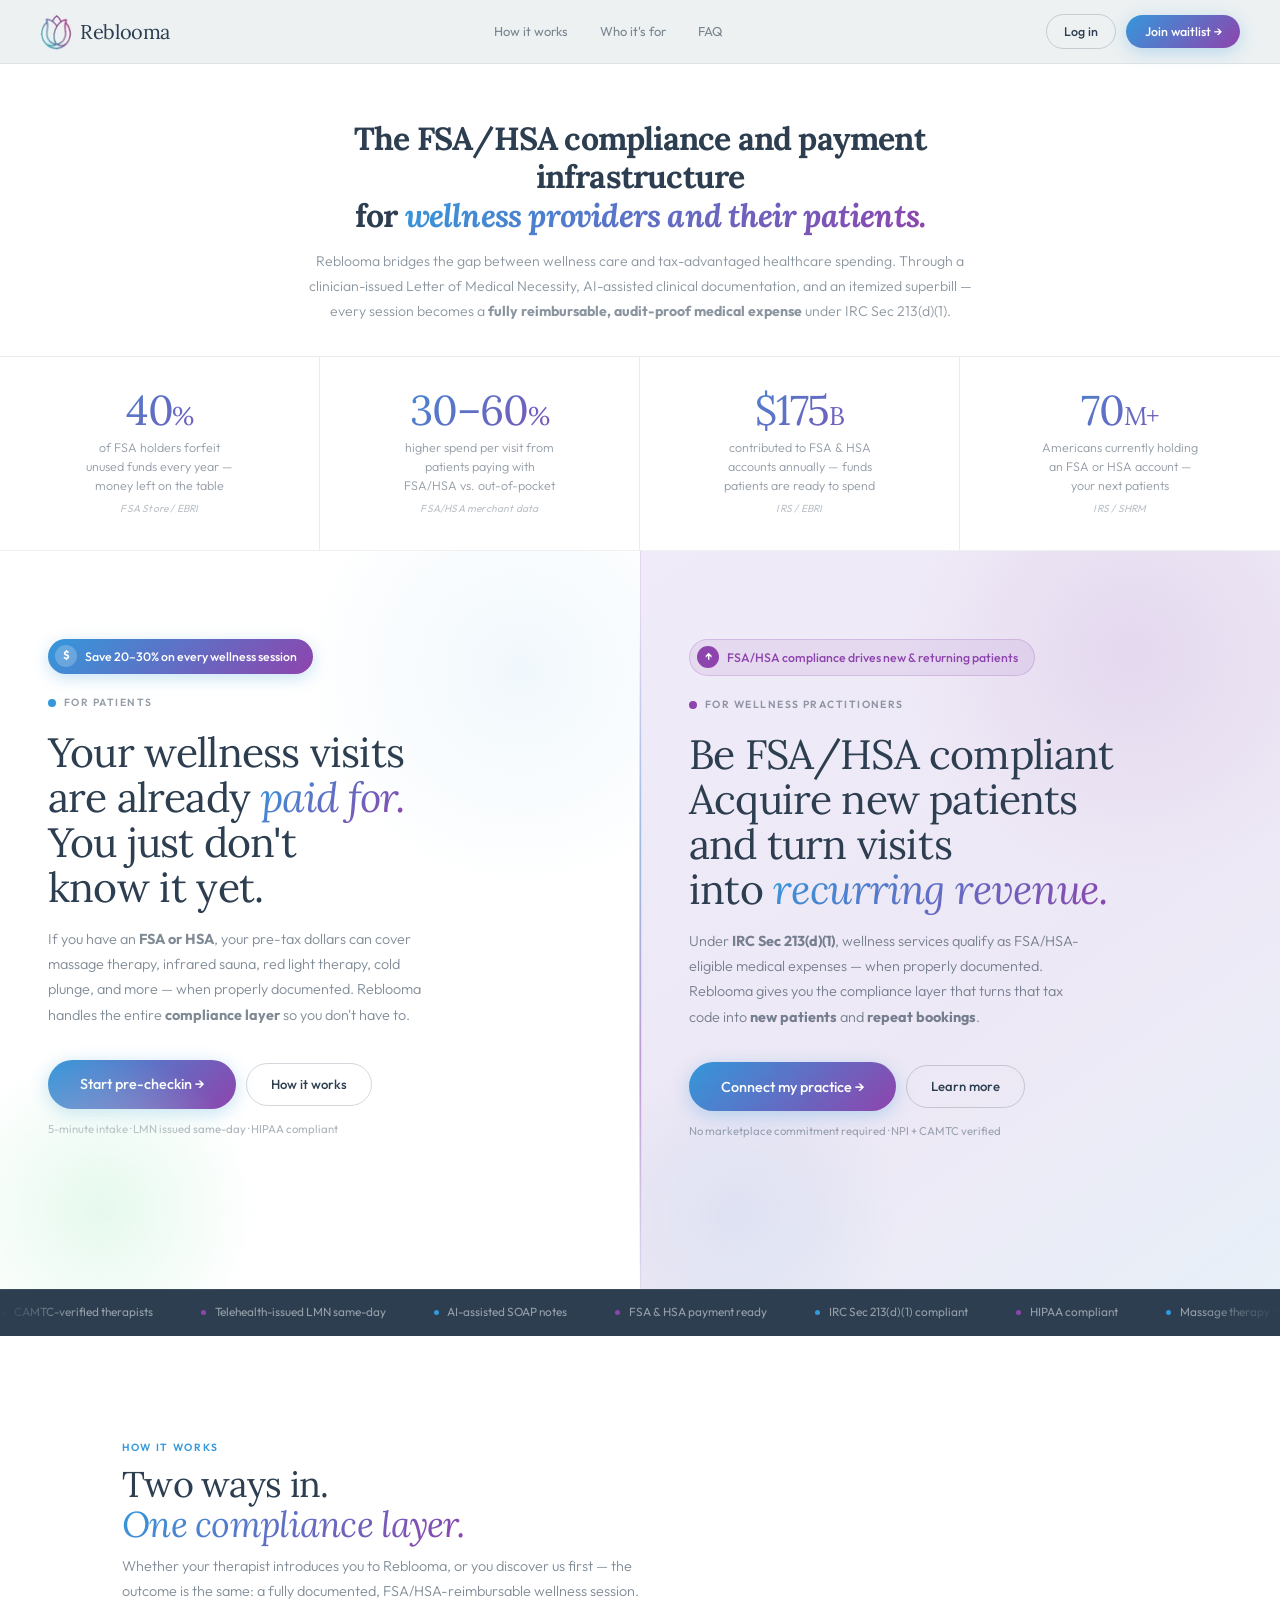
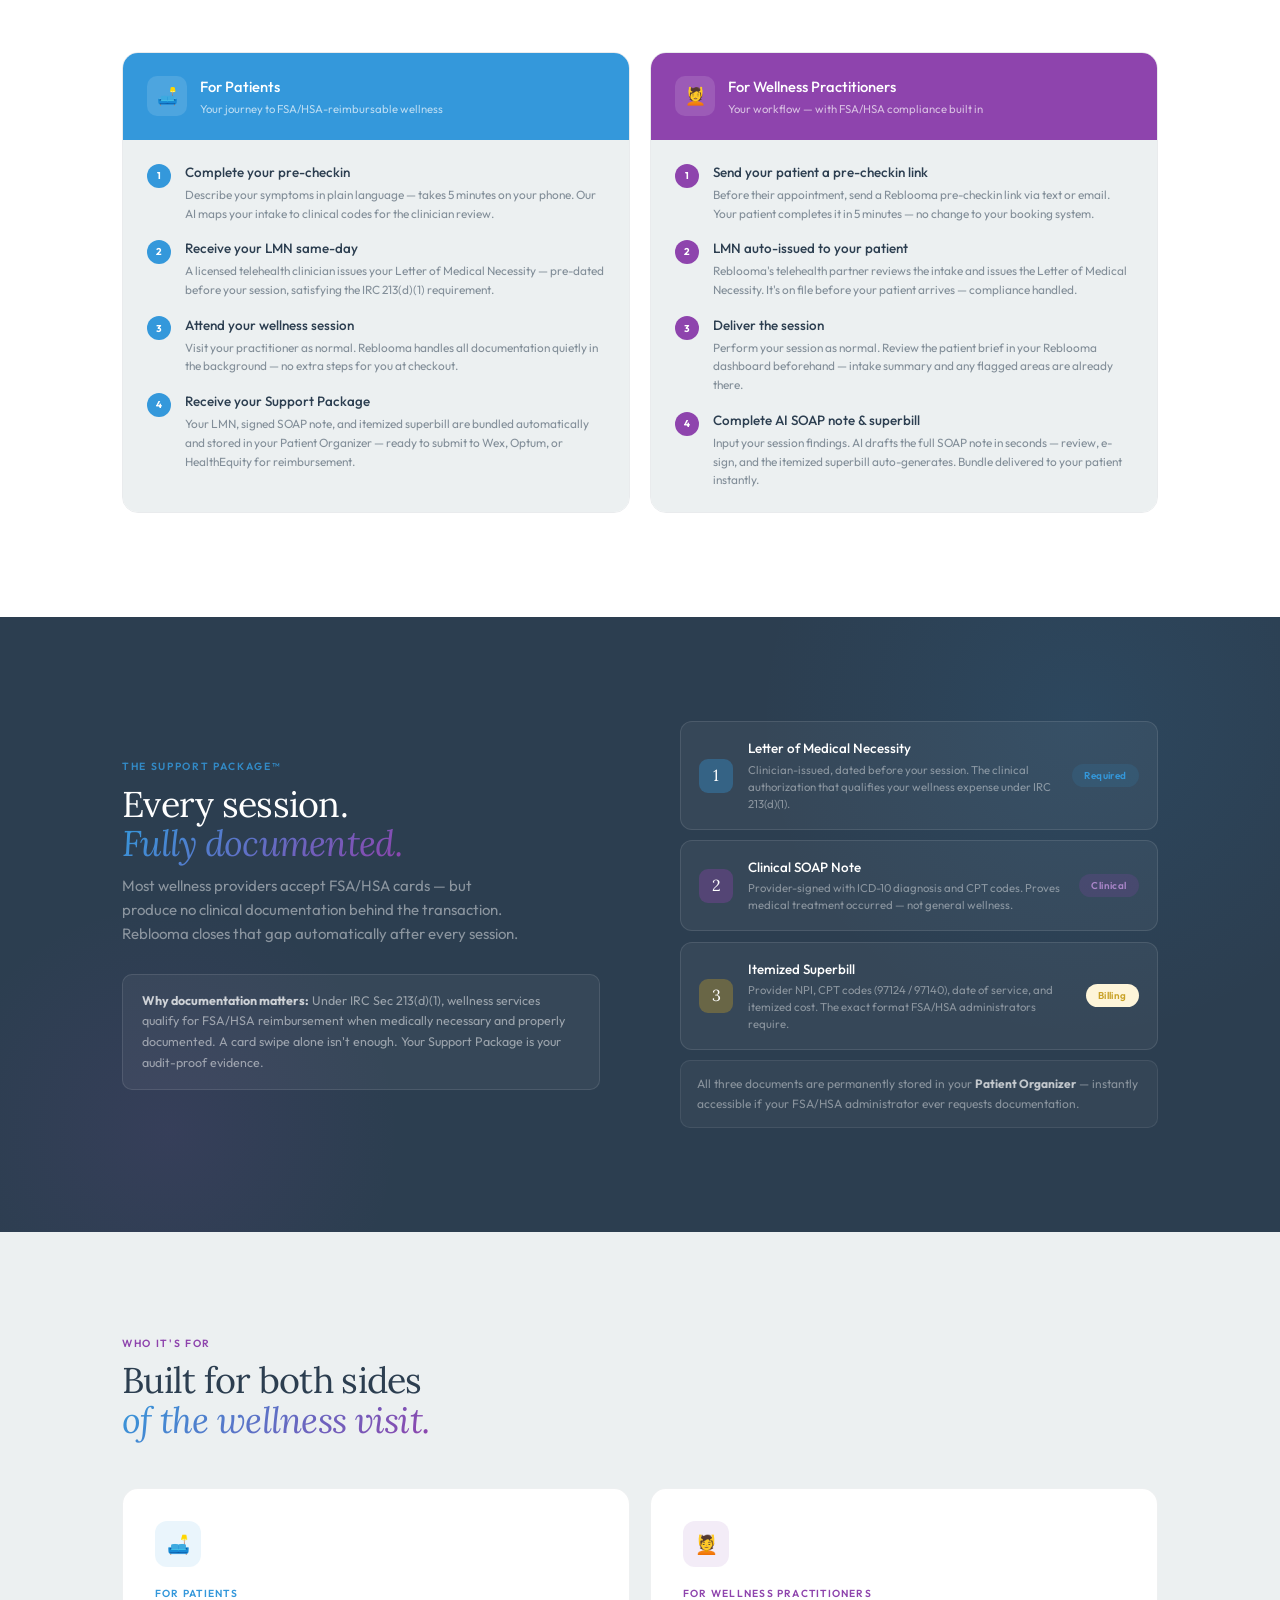
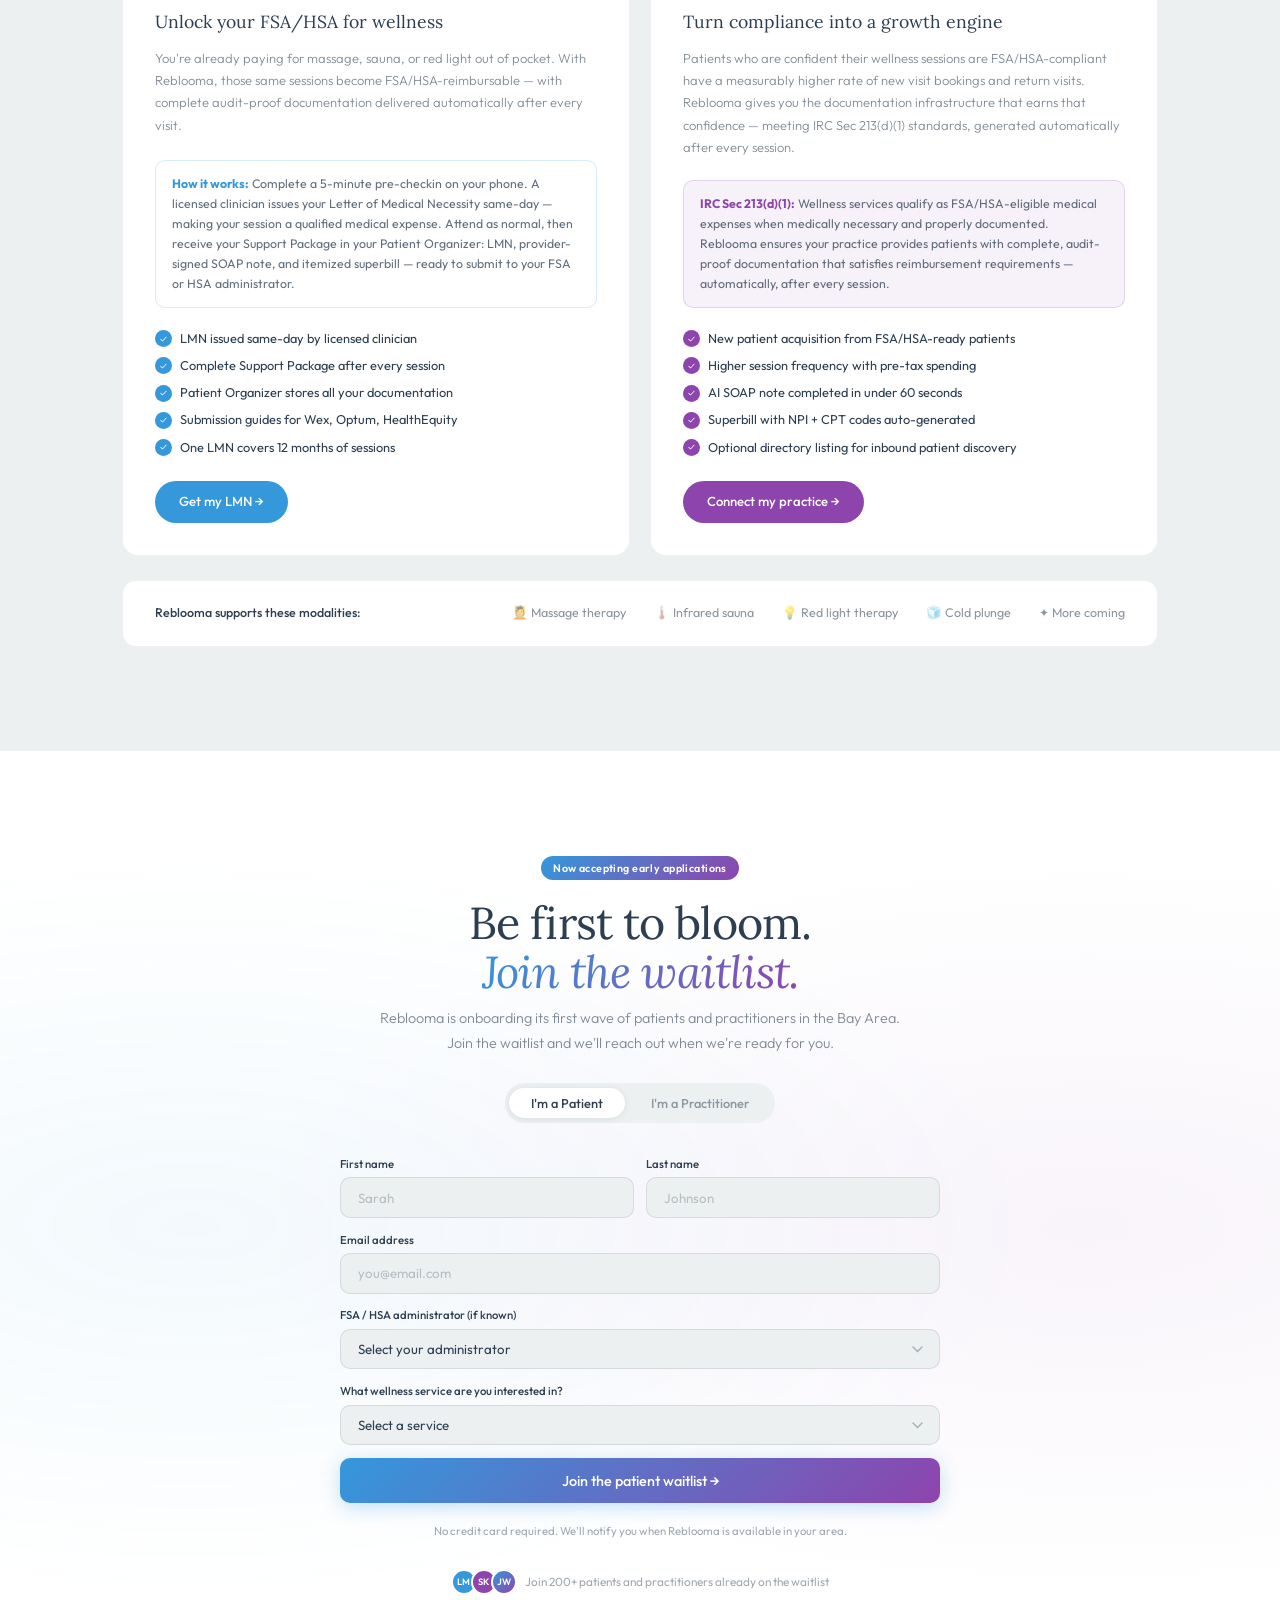
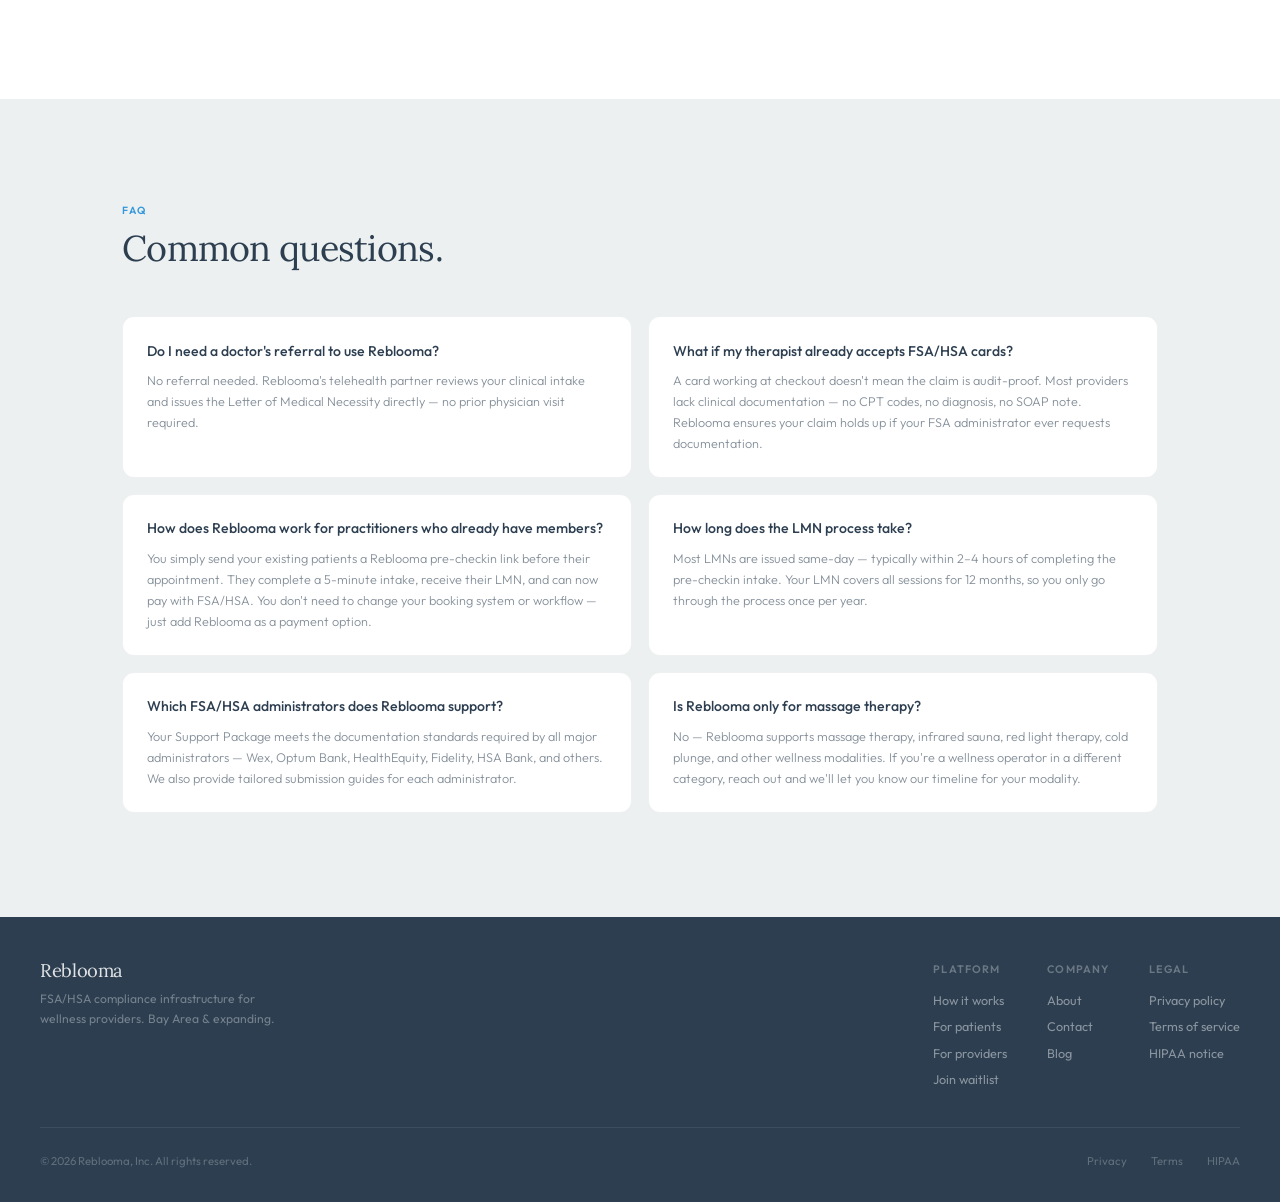
<file: legacy/index-v2-fsa-payments.html>
<!DOCTYPE html>
<html lang="en">
<head>
<meta name="robots" content="noindex">
<meta charset="UTF-8">
<meta name="viewport" content="width=device-width, initial-scale=1.0">
<title>Reblooma — FSA/HSA Payments for Wellness Providers</title>
<link rel="preconnect" href="https://fonts.googleapis.com">
<link rel="preconnect" href="https://fonts.gstatic.com" crossorigin>
<link href="https://fonts.googleapis.com/css2?family=Lora:ital,wght@0,400;0,500;0,600;1,400;1,500&family=Outfit:wght@300;400;500;600&display=swap" rel="stylesheet">
<style>
/* ─────────────────────────────
   RESET & ROOT
───────────────────────────── */
*,*::before,*::after{margin:0;padding:0;box-sizing:border-box;}
html{scroll-behavior:smooth;}
:root{
  /* Brand palette */
  --teal:     #3498db;
  --purple:   #8e44ad;
  --charcoal: #2c3e50;
  --bg:       #ecf0f1;
  --white:    #ffffff;
  --coral:    #f5b7b1;
  --coral-d:  #e8786f;
  --gold:     #fef5d9;
  --gold-d:   #c9a227;
  --sage:     #d5f5e3;
  --sage-d:   #1a7a4a;

  /* Gradient — the brand signature */
  --grad:        linear-gradient(135deg, #3498db 0%, #8e44ad 100%);
  --grad-soft:   linear-gradient(135deg, rgba(52,152,219,.12) 0%, rgba(142,68,173,.12) 100%);
  --grad-text:   linear-gradient(135deg, #3498db, #8e44ad);

  /* Typography */
  --serif: 'Lora', Georgia, serif;
  --sans:  'Outfit', sans-serif;

  /* Shadows */
  --sh-sm: 0 1px 4px rgba(44,62,80,.07), 0 4px 16px rgba(44,62,80,.04);
  --sh-md: 0 4px 24px rgba(44,62,80,.1);
  --sh-lg: 0 12px 48px rgba(44,62,80,.14);

  --radius: 16px;
  --radius-sm: 10px;
}
body{
  font-family:var(--sans);
  background:var(--bg);
  color:var(--charcoal);
  font-size:15px;
  line-height:1.6;
  -webkit-font-smoothing:antialiased;
}
h1,h2,h3{font-family:var(--serif);font-weight:300;letter-spacing:-.02em;line-height:1.1;}
img{display:block;max-width:100%;}

/* ─────────────────────────────
   GRADIENT UTILITIES
───────────────────────────── */
.grad-text{
  background:var(--grad-text);
  -webkit-background-clip:text;
  -webkit-text-fill-color:transparent;
  background-clip:text;
}
.grad-bg{background:var(--grad);}
.grad-border{
  position:relative;
}
.grad-border::before{
  content:'';position:absolute;inset:0;border-radius:inherit;
  padding:1.5px;
  background:var(--grad);
  -webkit-mask:linear-gradient(#fff 0 0) content-box,linear-gradient(#fff 0 0);
  -webkit-mask-composite:xor;mask-composite:exclude;
}

/* ─────────────────────────────
   LAYOUT
───────────────────────────── */
.container{max-width:1100px;margin:0 auto;padding:0 2rem;}

/* ─────────────────────────────
   BUTTONS
───────────────────────────── */
.btn{
  display:inline-flex;align-items:center;gap:.45rem;
  padding:.65rem 1.5rem;border-radius:100px;
  font-family:var(--sans);font-size:.82rem;font-weight:500;
  border:none;cursor:pointer;transition:all .18s;text-decoration:none;
  white-space:nowrap;
}
.btn:hover{transform:translateY(-1px);opacity:.92;}
.btn-grad{background:var(--grad);color:#fff;box-shadow:0 4px 18px rgba(52,152,219,.3);}
.btn-grad:hover{box-shadow:0 6px 24px rgba(52,152,219,.45);}
.btn-charcoal{background:var(--charcoal);color:#fff;}
.btn-charcoal:hover{background:#3a5068;}
.btn-ghost{background:transparent;color:var(--charcoal);border:1.5px solid rgba(44,62,80,.2);}
.btn-ghost:hover{background:rgba(44,62,80,.04);}
.btn-white{background:#fff;color:var(--charcoal);}
.btn-white-outline{background:transparent;color:#fff;border:1.5px solid rgba(255,255,255,.3);}
.btn-white-outline:hover{background:rgba(255,255,255,.08);}
.btn-lg{padding:.82rem 2rem;font-size:.9rem;}

/* ─────────────────────────────
   BADGES
───────────────────────────── */
.badge{
  display:inline-flex;align-items:center;gap:.3rem;
  padding:.22rem .75rem;border-radius:100px;
  font-size:.67rem;font-weight:600;letter-spacing:.04em;
}
.bdg-sage{background:var(--sage);color:var(--sage-d);}
.bdg-coral{background:var(--coral);color:#8b2020;}
.bdg-gold{background:var(--gold);color:var(--gold-d);}
.bdg-grad{background:var(--grad);color:#fff;}
.bdg-ghost{background:rgba(255,255,255,.12);color:rgba(255,255,255,.8);border:.5px solid rgba(255,255,255,.18);}
.bdg-teal{background:rgba(52,152,219,.12);color:var(--teal);}
.bdg-purple{background:rgba(142,68,173,.12);color:var(--purple);}

/* ─────────────────────────────
   ANIMATIONS
───────────────────────────── */
@keyframes fadeUp{from{opacity:0;transform:translateY(22px);}to{opacity:1;transform:translateY(0);}}
@keyframes fadeIn{from{opacity:0;}to{opacity:1;}}
@keyframes bloom{
  0%{transform:scale(.92) rotate(-3deg);opacity:0;}
  100%{transform:scale(1) rotate(0deg);opacity:1;}
}
@keyframes gradShift{
  0%,100%{background-position:0% 50%;}
  50%{background-position:100% 50%;}
}
@keyframes pulse-glow{
  0%,100%{box-shadow:0 0 0 0 rgba(52,152,219,.35);}
  50%{box-shadow:0 0 0 10px rgba(52,152,219,0);}
}
@keyframes ticker{
  0%{transform:translateX(0);}
  100%{transform:translateX(-50%);}
}
.anim-fade-up{animation:fadeUp .7s ease both;}
.anim-fade-in{animation:fadeIn .6s ease both;}
.anim-bloom{animation:bloom .8s cubic-bezier(.34,1.56,.64,1) both;}
.d1{animation-delay:.08s;}
.d2{animation-delay:.18s;}
.d3{animation-delay:.28s;}
.d4{animation-delay:.38s;}
.d5{animation-delay:.48s;}
.d6{animation-delay:.58s;}
.d7{animation-delay:.68s;}

/* Scroll reveal */
.reveal{
  opacity:0;transform:translateY(18px);
  transition:opacity .65s ease,transform .65s ease;
}
.reveal.visible{opacity:1;transform:translateY(0);}
.reveal-delay{transition-delay:.12s;}
.reveal-delay-2{transition-delay:.24s;}

/* ─────────────────────────────
   NAV
───────────────────────────── */
.nav{
  position:fixed;top:0;left:0;right:0;z-index:200;
  height:64px;
  display:flex;align-items:center;justify-content:space-between;
  padding:0 2.5rem;
  background:rgba(236,240,241,.9);
  backdrop-filter:blur(18px);
  border-bottom:.5px solid rgba(44,62,80,.08);
  transition:background .25s;
}
.nav-logo{display:flex;align-items:center;gap:.5rem;text-decoration:none;}
.nav-logo-img{height:36px;width:auto;display:block;}
.nav-logo img{height:36px;width:auto;}
.nav-links{display:flex;align-items:center;gap:2rem;}
.nav-links a{
  font-size:.81rem;color:rgba(44,62,80,.6);text-decoration:none;
  transition:color .15s;font-weight:400;
}
.nav-links a:hover{color:var(--charcoal);}
.nav-cta{display:flex;align-items:center;gap:.65rem;}

/* ─────────────────────────────
   HERO — SPLIT DUAL ENTRY
───────────────────────────── */
.hero{
  min-height:82vh;
  display:grid;
  grid-template-columns:1fr 1fr;
  position:relative;
}

/* Decorative center divider */
.hero::after{
  content:'';
  position:absolute;
  left:50%;top:64px;bottom:0;
  width:1.5px;
  background:linear-gradient(180deg,transparent,rgba(52,152,219,.4),rgba(142,68,173,.4),transparent);
  transform:translateX(-50%);
  pointer-events:none;
  z-index:1;
}

/* Patient side — light */
.hero-patient{
  background:var(--white);
  padding:5.5rem 3.5rem 5rem 3rem;
  display:flex;flex-direction:column;justify-content:flex-start;
  position:relative;overflow:hidden;
}
.hero-patient::before{
  content:'';
  position:absolute;
  width:480px;height:480px;border-radius:50%;
  background:radial-gradient(circle,rgba(52,152,219,.07),transparent 65%);
  top:-120px;right:-120px;
  pointer-events:none;
}
.hero-patient::after{
  content:'';
  position:absolute;
  width:320px;height:320px;border-radius:50%;
  background:radial-gradient(circle,rgba(213,245,227,.6),transparent 70%);
  bottom:-80px;left:-60px;
  pointer-events:none;
}

/* Provider side — charcoal */
.hero-provider{
  background:linear-gradient(145deg,#f0ebf8 0%,#ede8f5 60%,#e8f0f8 100%);
  padding:5.5rem 3.5rem 5rem 3rem;
  display:flex;flex-direction:column;justify-content:flex-start;
  position:relative;overflow:hidden;
  border-left:.5px solid rgba(142,68,173,.12);
}
.hero-provider::before{
  content:'';
  position:absolute;
  width:500px;height:500px;border-radius:50%;
  background:radial-gradient(circle,rgba(142,68,173,.1),transparent 65%);
  top:-150px;right:-100px;
  pointer-events:none;
}
.hero-provider::after{
  content:'';
  position:absolute;
  width:350px;height:350px;border-radius:50%;
  background:radial-gradient(circle,rgba(52,152,219,.08),transparent 65%);
  bottom:-100px;left:-80px;
  pointer-events:none;
}

.hero-tag{
  font-size:.65rem;font-weight:600;letter-spacing:.14em;text-transform:uppercase;
  margin-bottom:1.15rem;
  display:flex;align-items:center;gap:.5rem;
}
.hero-tag-dot{
  width:8px;height:8px;border-radius:50%;flex-shrink:0;
}
.hero-h1{
  font-size:clamp(2.2rem,3.2vw,2.9rem);
  margin-bottom:1.05rem;
}
.hero-sub{
  font-size:.9rem;line-height:1.75;font-weight:300;
  max-width:400px;margin-bottom:2rem;
}
.hero-actions{display:flex;gap:.65rem;flex-wrap:wrap;align-items:center;}
.hero-note{font-size:.71rem;margin-top:.7rem;}

/* Savings pill */
.savings-pill{
  display:inline-flex;align-items:center;gap:.5rem;
  background:var(--grad);
  border-radius:100px;padding:.4rem 1rem .4rem .45rem;
  font-size:.77rem;font-weight:500;color:#fff;
  margin-bottom:1.35rem;width:fit-content;
  box-shadow:0 4px 16px rgba(52,152,219,.28);
}
.savings-pill-ic{
  width:22px;height:22px;border-radius:50%;
  background:rgba(255,255,255,.22);
  display:flex;align-items:center;justify-content:center;
  font-size:.7rem;font-weight:700;color:#fff;flex-shrink:0;
}

/* Provider stat strip */
.stat-strip{
  display:flex;gap:1.85rem;
  margin-top:2rem;padding-top:1.75rem;
  border-top:.5px solid rgba(255,255,255,.1);
}
.stat-val{
  font-family:var(--serif);font-size:1.7rem;font-weight:400;
  color:#fff;line-height:1;
}
.stat-lbl{font-size:.68rem;color:rgba(255,255,255,.42);margin-top:.18rem;}

/* ─────────────────────────────
   TRUST TICKER
───────────────────────────── */
.trust-bar{
  background:var(--charcoal);
  border-top:.5px solid rgba(255,255,255,.07);
  padding:.85rem 0;
  overflow:hidden;
  position:relative;
}
.trust-bar::before,
.trust-bar::after{
  content:'';
  position:absolute;top:0;bottom:0;width:80px;z-index:2;
}
.trust-bar::before{left:0;background:linear-gradient(90deg,var(--charcoal),transparent);}
.trust-bar::after{right:0;background:linear-gradient(-90deg,var(--charcoal),transparent);}
.trust-track{
  display:flex;gap:3rem;
  width:max-content;
  animation:ticker 28s linear infinite;
}
.trust-item{
  display:flex;align-items:center;gap:.55rem;
  font-size:.74rem;color:rgba(255,255,255,.5);
  white-space:nowrap;
}
.trust-item-dot{
  width:5px;height:5px;border-radius:50%;flex-shrink:0;
}

/* ─────────────────────────────
   SECTION SHARED
───────────────────────────── */
.section{padding:6.5rem 0;}
.section-eyebrow{
  font-size:.65rem;font-weight:600;letter-spacing:.16em;
  text-transform:uppercase;margin-bottom:.55rem;
}
.section-title{font-size:clamp(1.9rem,2.8vw,2.6rem);margin-bottom:.65rem;}
.section-sub{
  font-size:.9rem;color:rgba(44,62,80,.6);font-weight:300;
  line-height:1.72;max-width:520px;
}

/* ─────────────────────────────
   HOW IT WORKS
───────────────────────────── */
.how-section{background:var(--white);}
.paths-grid{
  display:grid;grid-template-columns:1fr 1fr;
  gap:1.25rem;margin-top:3rem;
  align-items:stretch;
}
.path-card{
  border-radius:var(--radius);overflow:hidden;
  border:.5px solid rgba(44,62,80,.1);
  transition:transform .2s,box-shadow .2s;
  display:flex;flex-direction:column;
}
.path-card:hover{
  transform:translateY(-4px);
  box-shadow:var(--sh-md);
}
.path-hdr{
  padding:1.35rem 1.5rem;
  display:flex;align-items:center;gap:.8rem;
}
.path-hdr-icon{
  width:40px;height:40px;border-radius:10px;
  display:flex;align-items:center;justify-content:center;
  font-size:1.05rem;flex-shrink:0;
}
.path-hdr-title{font-size:.92rem;font-weight:500;margin-bottom:.1rem;}
.path-hdr-sub{font-size:.71rem;opacity:.65;}
.path-card.teal-path .path-hdr{background:var(--teal);color:#fff;}
.path-card.purple-path .path-hdr{background:var(--purple);color:#fff;}
.path-body{background:var(--bg);padding:1.4rem 1.5rem;flex:1;}
.path-step{display:flex;gap:.85rem;margin-bottom:.95rem;}
.path-step:last-child{margin-bottom:0;}
.pstep-num{
  width:24px;height:24px;border-radius:50%;
  display:flex;align-items:center;justify-content:center;
  font-size:.62rem;font-weight:700;color:#fff;flex-shrink:0;
  margin-top:.1rem;
}
.teal-path .pstep-num{background:var(--teal);}
.purple-path .pstep-num{background:var(--purple);}
.pstep-title{font-size:.84rem;font-weight:500;margin-bottom:.15rem;}
.pstep-desc{font-size:.74rem;color:rgba(44,62,80,.55);line-height:1.58;}

/* ─────────────────────────────
   SUPPORT PACKAGE
───────────────────────────── */
.bundle-section{
  background:var(--charcoal);
  position:relative;overflow:hidden;
}
.bundle-section::before{
  content:'';
  position:absolute;
  width:700px;height:700px;border-radius:50%;
  background:radial-gradient(circle,rgba(52,152,219,.1),transparent 65%);
  top:-250px;right:-150px;pointer-events:none;
}
.bundle-section::after{
  content:'';
  position:absolute;
  width:500px;height:500px;border-radius:50%;
  background:radial-gradient(circle,rgba(142,68,173,.1),transparent 65%);
  bottom:-150px;left:-80px;pointer-events:none;
}
.bundle-inner{
  display:grid;grid-template-columns:1fr 1fr;
  gap:5rem;align-items:center;
  position:relative;z-index:1;
}
.bundle-eyebrow{color:rgba(52,152,219,.85);}
.bundle-title{color:#fff;}
.bundle-sub{color:rgba(255,255,255,.45);max-width:400px;margin-top:.5rem;}
.bundle-note{
  margin-top:1.75rem;
  padding:1rem 1.2rem;
  background:rgba(255,255,255,.05);
  border:.5px solid rgba(255,255,255,.1);
  border-radius:var(--radius-sm);
  font-size:.78rem;color:rgba(255,255,255,.5);line-height:1.65;
}
.bundle-note strong{color:rgba(255,255,255,.75);}

.docs-stack{display:flex;flex-direction:column;gap:.65rem;}
.doc-card{
  display:flex;align-items:center;gap:.9rem;
  background:rgba(255,255,255,.05);
  border:.5px solid rgba(255,255,255,.1);
  border-radius:12px;padding:1rem 1.15rem;
  transition:background .18s,border-color .18s;
}
.doc-card:hover{
  background:rgba(255,255,255,.08);
  border-color:rgba(52,152,219,.3);
}
.doc-num{
  width:34px;height:34px;border-radius:9px;
  display:flex;align-items:center;justify-content:center;
  font-family:var(--serif);font-size:1rem;color:#fff;
  flex-shrink:0;
}
.doc-n1{background:rgba(52,152,219,.35);}
.doc-n2{background:rgba(142,68,173,.35);}
.doc-n3{background:rgba(201,162,39,.35);}
.doc-title{font-size:.84rem;font-weight:500;color:#fff;margin-bottom:.1rem;}
.doc-desc{font-size:.71rem;color:rgba(255,255,255,.42);line-height:1.5;}
.doc-tag{margin-left:auto;flex-shrink:0;}

/* ─────────────────────────────
   FOR YOU SECTION
───────────────────────────── */
.for-section{background:var(--bg);}
.for-grid{
  display:grid;grid-template-columns:1fr 1fr;
  gap:1.25rem;margin-top:3rem;
  align-items:stretch;
}
.for-card{
  background:var(--white);border-radius:var(--radius);
  padding:2rem;border:.5px solid rgba(44,62,80,.08);
  transition:transform .2s,box-shadow .2s;
  position:relative;overflow:hidden;
  display:flex;flex-direction:column;
}
.for-card::after{
  content:'';
  position:absolute;bottom:0;left:0;right:0;height:3px;
  opacity:0;transition:opacity .2s;
}
.for-card.patient-card::after{background:var(--teal);}
.for-card.provider-card::after{background:var(--purple);}
.for-card:hover{transform:translateY(-4px);box-shadow:var(--sh-md);}
.for-card:hover::after{opacity:1;}
.for-icon{
  width:46px;height:46px;border-radius:12px;
  display:flex;align-items:center;justify-content:center;
  font-size:1.15rem;margin-bottom:1.15rem;
}
.for-type{
  font-size:.64rem;font-weight:600;text-transform:uppercase;
  letter-spacing:.12em;margin-bottom:.4rem;
}
.patient-card .for-type{color:var(--teal);}
.provider-card .for-type{color:var(--purple);}
.for-title{
  font-family:var(--serif);font-size:1.1rem;font-weight:400;
  margin-bottom:.65rem;
}
.for-body{font-size:.81rem;color:rgba(44,62,80,.6);line-height:1.72;margin-bottom:1.35rem;font-weight:300;flex:1;}
.for-checks{display:flex;flex-direction:column;gap:.42rem;margin-bottom:1.5rem;flex-shrink:0;}
.for-check{display:flex;align-items:flex-start;gap:.52rem;font-size:.8rem;color:var(--charcoal);}
.check-ic{
  width:17px;height:17px;border-radius:50%;
  display:flex;align-items:center;justify-content:center;
  font-size:.55rem;color:#fff;flex-shrink:0;margin-top:.15rem;
}
.teal-check{background:var(--teal);}
.purple-check{background:var(--purple);}

/* Modalities strip */
.modalities{
  margin-top:2rem;
  background:var(--white);
  border-radius:14px;
  padding:1.4rem 2rem;
  border:.5px solid rgba(44,62,80,.08);
  display:flex;align-items:center;justify-content:space-between;
  flex-wrap:wrap;gap:1rem;
}
.mod-label{font-size:.78rem;font-weight:500;color:var(--charcoal);}
.mod-items{display:flex;gap:1.75rem;flex-wrap:wrap;}
.mod-item{
  display:flex;align-items:center;gap:.4rem;
  font-size:.78rem;color:rgba(44,62,80,.55);
}

/* ─────────────────────────────
   WAITLIST
───────────────────────────── */
.waitlist-section{
  background:var(--white);
  position:relative;overflow:hidden;
}
.waitlist-section::before{
  content:'';
  position:absolute;inset:0;
  background:
    radial-gradient(ellipse at 15% 50%,rgba(52,152,219,.06),transparent 55%),
    radial-gradient(ellipse at 85% 50%,rgba(142,68,173,.06),transparent 55%);
  pointer-events:none;
}
.waitlist-inner{
  max-width:600px;margin:0 auto;
  text-align:center;position:relative;z-index:1;
}
.waitlist-inner .section-title{font-size:clamp(2rem,3.5vw,2.85rem);}
.waitlist-inner .section-sub{margin:0 auto .65rem;text-align:center;}

/* Tabs */
.wl-tabs{
  display:flex;gap:.3rem;
  background:var(--bg);border-radius:100px;
  padding:.28rem;margin:1.75rem auto 2rem;
  width:fit-content;
}
.wl-tab{
  padding:.45rem 1.35rem;border-radius:100px;
  font-family:var(--sans);font-size:.8rem;font-weight:500;
  border:none;cursor:pointer;transition:all .18s;
  color:rgba(44,62,80,.5);background:transparent;
}
.wl-tab.active{
  background:var(--white);color:var(--charcoal);
  box-shadow:0 1px 6px rgba(44,62,80,.1);
}

/* Form */
.wl-form{
  display:flex;flex-direction:column;gap:.8rem;
  text-align:left;
}
.form-row{display:grid;grid-template-columns:1fr 1fr;gap:.8rem;}
.fg{display:flex;flex-direction:column;gap:.28rem;}
.fg label{font-size:.71rem;font-weight:500;color:var(--charcoal);}
.fg input,.fg select{
  padding:.7rem 1.05rem;
  border:1.5px solid rgba(44,62,80,.12);
  border-radius:var(--radius-sm);
  font-family:var(--sans);font-size:.83rem;
  background:var(--bg);color:var(--charcoal);
  outline:none;transition:border-color .15s,background .15s;
}
.fg input:focus,.fg select:focus{
  border-color:var(--teal);background:var(--white);
}
.fg input::placeholder{color:rgba(44,62,80,.28);}
.fg select{
  appearance:none;cursor:pointer;
  background-image:url("data:image/svg+xml,%3Csvg width='11' height='7' viewBox='0 0 11 7' fill='none' xmlns='http://www.w3.org/2000/svg'%3E%3Cpath d='M1 1L5.5 5.5L10 1' stroke='%232c3e50' stroke-opacity='0.35' stroke-width='1.5' stroke-linecap='round'/%3E%3C/svg%3E");
  background-repeat:no-repeat;
  background-position:right 1rem center;
  padding-right:2.5rem;
  background-color:var(--bg);
}
.wl-submit{
  background:var(--grad);color:#fff;
  padding:.85rem;border-radius:var(--radius-sm);
  font-family:var(--sans);font-size:.9rem;font-weight:500;
  border:none;cursor:pointer;
  transition:opacity .18s,transform .15s,box-shadow .18s;
  box-shadow:0 4px 20px rgba(52,152,219,.3);
  display:flex;align-items:center;justify-content:center;gap:.5rem;
}
.wl-submit:hover{
  opacity:.9;transform:translateY(-1px);
  box-shadow:0 6px 28px rgba(52,152,219,.42);
}
.wl-note{font-size:.71rem;color:rgba(44,62,80,.45);text-align:center;margin-top:.35rem;}

/* Success */
.wl-success{
  display:none;
  text-align:center;
  padding:2.75rem 2rem;
  background:var(--sage);
  border:1px solid rgba(26,122,74,.2);
  border-radius:var(--radius);
}
.success-icon{
  width:54px;height:54px;border-radius:50%;
  background:var(--grad);
  display:flex;align-items:center;justify-content:center;
  margin:0 auto .95rem;
  font-size:1.25rem;color:#fff;
}
.success-title{font-family:var(--serif);font-size:1.55rem;font-weight:300;color:var(--sage-d);margin-bottom:.4rem;}
.success-sub{font-size:.84rem;color:rgba(26,122,74,.75);font-weight:300;line-height:1.65;}

/* Social proof */
.social-proof{
  display:flex;align-items:center;justify-content:center;
  gap:.55rem;margin-top:1.85rem;
  font-size:.74rem;color:rgba(44,62,80,.45);
}
.sp-avatars{display:flex;}
.sp-av{
  width:26px;height:26px;border-radius:50%;
  border:2px solid var(--white);
  display:flex;align-items:center;justify-content:center;
  font-size:.58rem;font-weight:600;color:#fff;
  margin-left:-6px;
}
.sp-av:first-child{margin-left:0;}

/* ─────────────────────────────
   FAQ
───────────────────────────── */
.faq-section{background:var(--bg);}
.faq-grid{
  display:grid;grid-template-columns:1fr 1fr;
  gap:1rem;margin-top:3rem;
}
.faq-item{
  background:var(--white);border-radius:12px;
  padding:1.4rem 1.5rem;
  border:.5px solid rgba(44,62,80,.08);
}
.faq-q{font-size:.88rem;font-weight:500;margin-bottom:.48rem;}
.faq-a{font-size:.79rem;color:rgba(44,62,80,.58);line-height:1.68;font-weight:300;}

/* ─────────────────────────────
   FOOTER
───────────────────────────── */
.footer{
  background:var(--charcoal);
  padding:2.75rem 2.5rem 2rem;
}
.footer-top{
  display:flex;align-items:flex-start;
  justify-content:space-between;flex-wrap:wrap;gap:2rem;
  padding-bottom:2rem;
  border-bottom:.5px solid rgba(255,255,255,.08);
}
.footer-logo-row{display:flex;align-items:center;gap:.5rem;margin-bottom:.65rem;}
.footer-logo-img{height:38px;width:auto;}
.footer-brand-name{font-family:var(--serif);font-size:1.15rem;font-weight:400;color:rgba(255,255,255,.85);letter-spacing:-.02em;line-height:1;}
.footer-tagline{font-size:.76rem;color:rgba(255,255,255,.35);max-width:260px;line-height:1.6;}
.footer-links{display:flex;gap:2.5rem;flex-wrap:wrap;}
.footer-col-title{font-size:.68rem;font-weight:600;text-transform:uppercase;letter-spacing:.1em;color:rgba(255,255,255,.3);margin-bottom:.75rem;}
.footer-col a{display:block;font-size:.79rem;color:rgba(255,255,255,.45);text-decoration:none;margin-bottom:.38rem;transition:color .15s;}
.footer-col a:hover{color:rgba(255,255,255,.8);}
.footer-bottom{
  display:flex;align-items:center;justify-content:space-between;
  flex-wrap:wrap;gap:1rem;
  padding-top:1.5rem;
  font-size:.71rem;color:rgba(255,255,255,.25);
}
.footer-legal-links{display:flex;gap:1.5rem;}
.footer-legal-links a{color:rgba(255,255,255,.25);text-decoration:none;transition:color .15s;}
.footer-legal-links a:hover{color:rgba(255,255,255,.5);}

/* ─────────────────────────────
   RESPONSIVE
───────────────────────────── */
@media(max-width:860px){
  .hero{grid-template-columns:1fr;}
  .hero::after{display:none;}
  .hero-patient,.hero-provider{padding:3.75rem 2rem;}
  .paths-grid,.bundle-inner,.for-grid,.faq-grid,.form-row{grid-template-columns:1fr;}
  .nav-links{display:none;}
  .bundle-inner{gap:3rem;}
  .stat-strip{gap:1.25rem;}
  .trust-bar{display:none;}
  .modalities{flex-direction:column;align-items:flex-start;}
}

/* ─ For-card callout boxes (shared structure, themed per side) ─ */
.for-callout{
  border-radius:var(--radius-sm);
  padding:.82rem 1rem;
  margin-bottom:1.25rem;
  font-size:.77rem;
  line-height:1.62;
  flex-shrink:0;
}
.for-callout-teal{
  background:var(--teal-l);
  border:.5px solid rgba(52,152,219,.2);
  color:rgba(44,62,80,.75);
}
.for-callout-teal strong{color:var(--teal);}
.for-callout-purple{
  background:rgba(142,68,173,.07);
  border:.5px solid rgba(142,68,173,.18);
  color:rgba(44,62,80,.75);
}
.for-callout-purple strong{color:var(--purple);}

/* ─ For-card CTA buttons (shared structure, themed per side) ─ */
.for-cta{
  display:inline-flex;align-items:center;gap:.45rem;
  padding:.65rem 1.5rem;border-radius:100px;
  font-family:var(--sans);font-size:.82rem;font-weight:500;
  border:none;cursor:pointer;transition:all .18s;
  text-decoration:none;white-space:nowrap;
  align-self:flex-start;margin-top:auto;
}
.for-cta:hover{transform:translateY(-1px);opacity:.9;}
.for-cta-teal{background:var(--teal);color:#fff;}
.for-cta-purple{background:var(--purple);color:#fff;}


/* ─ Hero intro — full-width above the split ─ */
.hero-intro{
  padding-top:64px;  /* matches nav height */
  background:var(--white);
  border-bottom:.5px solid rgba(44,62,80,.08);
}
.hero-intro-inner{
  max-width:820px;
  margin:0 auto;
  padding:3.5rem 2rem 3rem;
  text-align:center;
}
.hero-intro-logo-row{
  display:flex;align-items:center;justify-content:center;
  gap:.65rem;margin-bottom:1.1rem;
}
.hero-intro-tag{
  display:inline-flex;align-items:center;
  background:var(--grad);
  color:#fff;
  font-size:.68rem;font-weight:600;letter-spacing:.12em;
  text-transform:uppercase;
  padding:.28rem .85rem;
  border-radius:100px;
}
.hero-intro-title{
  font-family:var(--serif);
  font-size:clamp(1.65rem,2.5vw,2.2rem);
  font-weight:300;
  line-height:1.2;
  color:var(--charcoal);
  margin-bottom:.85rem;
  letter-spacing:-.025em;
}
.hero-intro-title em{
  font-style:italic;
  background:var(--grad);
  -webkit-background-clip:text;
  -webkit-text-fill-color:transparent;
  background-clip:text;
}
.hero-intro-sub{
  font-size:.88rem;
  color:rgba(44,62,80,.55);
  line-height:1.78;
  font-weight:300;
  max-width:680px;
  margin:0 auto;
}

/* Hero split no longer needs top padding for nav — intro handles that */
.hero{
  padding-top:0;
}

/* Nav logo — tulip mark + wordmark */
.nav-tulip{
  height:38px;
  width:auto;
  display:block;
  flex-shrink:0;
}
.nav-wordmark{
  font-family:var(--serif);
  font-size:1.25rem;
  font-weight:400;
  letter-spacing:-.02em;
  color:var(--charcoal);
  line-height:1;
}
/* Footer brand name already has .footer-brand-name CSS */

/* ─ Intro stats strip — CareMap style ─ */
.intro-stats{
  display:grid;
  grid-template-columns:repeat(4,1fr);
  border-top:1px solid rgba(44,62,80,.1);
  margin-top:0;
}
.intro-stat{
  padding:2rem 1.5rem;
  text-align:center;
  border-right:.5px solid rgba(44,62,80,.1);
  transition:background .18s;
}
.intro-stat:last-child{border-right:none;}
.intro-stat:hover{background:rgba(52,152,219,.03);}
.intro-stat-val{
  font-family:var(--serif);
  font-size:2.6rem;
  font-weight:400;
  line-height:1;
  margin-bottom:.45rem;
  background:var(--grad);
  -webkit-background-clip:text;
  -webkit-text-fill-color:transparent;
  background-clip:text;
  letter-spacing:-.03em;
}
.intro-stat-unit{
  font-size:1.6rem;
  font-weight:300;
}
.intro-stat-lbl{
  font-size:.78rem;
  color:rgba(44,62,80,.52);
  line-height:1.55;
  font-weight:300;
  max-width:160px;
  margin:0 auto;
}

/* Hero intro padding adjustment — remove bottom padding, stats flush to bottom */
.hero-intro-inner{
  padding-bottom:2rem;
}

@media(max-width:860px){
  .intro-stats{grid-template-columns:repeat(2,1fr);}
  .intro-stat:nth-child(2){border-right:none;}
  .intro-stat:nth-child(3){border-top:.5px solid rgba(44,62,80,.1);}
  .intro-stat:nth-child(4){border-right:none;border-top:.5px solid rgba(44,62,80,.1);}
}

.intro-stat-src{
  font-size:.64rem;
  color:rgba(44,62,80,.32);
  margin-top:.35rem;
  font-style:italic;
  letter-spacing:.02em;
}
</style>
</head>
<body>

<!-- ─── NAV ─── -->
<nav class="nav">
  <a href="#" class="nav-logo">
    <img src="[data-uri]" alt="Reblooma tulip" class="nav-tulip">
    <span class="nav-wordmark">Reblooma</span>
  </a>
  <div class="nav-links">
    <a href="#how-it-works">How it works</a>
    <a href="#for-you">Who it's for</a>
    <a href="#faq">FAQ</a>
  </div>
  <div class="nav-cta">
    <a href="#waitlist" class="btn btn-ghost" style="padding:.4rem 1.05rem;font-size:.78rem;">Log in</a>
    <a href="#waitlist" class="btn btn-grad" style="padding:.4rem 1.15rem;font-size:.78rem;">Join waitlist →</a>
  </div>
</nav>

<!-- ─── HERO INTRO ─── -->
<div class="hero-intro anim-fade-up d1">
  <div class="hero-intro-inner">
    <h2 class="hero-intro-title">
      <strong>The FSA/HSA compliance and payment infrastructure<br>
      for <em>wellness providers and their patients.</em></strong>
    </h2>
    <p class="hero-intro-sub">
      Reblooma bridges the gap between wellness care and tax-advantaged healthcare spending. Through a clinician-issued Letter of Medical Necessity, AI-assisted clinical documentation, and an itemized superbill — every session becomes a <strong>fully reimbursable, audit-proof medical expense</strong> under IRC Sec 213(d)(1).
    </p>
  </div>
  <!-- STATS STRIP — FSA/HSA as business growth driver -->
  <div class="intro-stats">
    <div class="intro-stat">
      <div class="intro-stat-val">40<span class="intro-stat-unit">%</span></div>
      <div class="intro-stat-lbl">of FSA holders forfeit unused funds every year — money left on the table</div>
      <div class="intro-stat-src">FSA Store / EBRI</div>
    </div>
    <div class="intro-stat">
      <div class="intro-stat-val">30–60<span class="intro-stat-unit">%</span></div>
      <div class="intro-stat-lbl">higher spend per visit from patients paying with FSA/HSA vs. out-of-pocket</div>
      <div class="intro-stat-src">FSA/HSA merchant data</div>
    </div>
    <div class="intro-stat">
      <div class="intro-stat-val">$175<span class="intro-stat-unit">B</span></div>
      <div class="intro-stat-lbl">contributed to FSA &amp; HSA accounts annually — funds patients are ready to spend</div>
      <div class="intro-stat-src">IRS / EBRI</div>
    </div>
    <div class="intro-stat">
      <div class="intro-stat-val">70<span class="intro-stat-unit">M+</span></div>
      <div class="intro-stat-lbl">Americans currently holding an FSA or HSA account — your next patients</div>
      <div class="intro-stat-src">IRS / SHRM</div>
    </div>
  </div>
</div>

<!-- ─── HERO ─── -->
<section class="hero">

  <!-- PATIENT SIDE -->
  <div class="hero-patient">
    <div class="savings-pill anim-bloom d1">
      <div class="savings-pill-ic">$</div>
      Save 20–30% on every wellness session
    </div>
    <div class="hero-tag anim-fade-up d2" style="color:rgba(44,62,80,.5);">
      <div class="hero-tag-dot" style="background:var(--teal);"></div>
      For Patients
    </div>
    <h1 class="hero-h1 anim-fade-up d3">
      Your wellness visits<br>
      are already <em class="grad-text">paid for.</em><br>
      You just don't<br>
      know it yet.
    </h1>
    <p class="hero-sub anim-fade-up d4" style="color:rgba(44,62,80,.6);">
      If you have an <strong>FSA or HSA</strong>, your pre-tax dollars can cover massage therapy, infrared sauna, red light therapy, cold plunge, and more — when properly documented. Reblooma handles the entire <strong>compliance layer</strong> so you don't have to.
    </p>
    <div class="hero-actions anim-fade-up d5">
      <a href="#waitlist" class="btn btn-grad btn-lg">Start pre-checkin →</a>
      <a href="#how-it-works" class="btn btn-ghost">How it works</a>
    </div>
    <p class="hero-note anim-fade-up d6" style="color:rgba(44,62,80,.4);">
      5-minute intake · LMN issued same-day · HIPAA compliant
    </p>

  </div>

  <!-- PROVIDER SIDE -->
  <div class="hero-provider">
    <div class="savings-pill anim-bloom d1" style="background:rgba(142,68,173,.1);box-shadow:none;border:.5px solid rgba(142,68,173,.2);color:var(--purple);">
      <div class="savings-pill-ic" style="background:var(--purple);">↑</div>
      FSA/HSA compliance drives new &amp; returning patients
    </div>
    <div class="hero-tag anim-fade-up d2" style="color:rgba(44,62,80,.5);">
      <div class="hero-tag-dot" style="background:var(--purple);"></div>
      For Wellness Practitioners
    </div>
    <h1 class="hero-h1 anim-fade-up d3" style="color:var(--charcoal);">
      Be FSA/HSA compliant<br>
      Acquire new patients<br>
      and turn visits<br>
      into <em class="grad-text">recurring revenue.</em>
    </h1>
    <p class="hero-sub anim-fade-up d4" style="color:rgba(44,62,80,.62);">
      Under <strong>IRC Sec 213(d)(1)</strong>, wellness services qualify as FSA/HSA-eligible medical expenses — when properly documented. Reblooma gives you the compliance layer that turns that tax code into <strong>new patients</strong> and <strong>repeat bookings</strong>.
    </p>
    <div class="hero-actions anim-fade-up d5">
      <a href="#waitlist" class="btn btn-grad btn-lg">Connect my practice →</a>
      <a href="#how-it-works" class="btn btn-ghost">Learn more</a>
    </div>
    <p class="hero-note anim-fade-up d6" style="color:rgba(44,62,80,.42);">
      No marketplace commitment required · NPI + CAMTC verified
    </p>
  </div>

</section>

<!-- ─── TRUST TICKER ─── -->
<div class="trust-bar">
  <div class="trust-track">
    <!-- duplicated for seamless loop -->
    <div class="trust-item"><div class="trust-item-dot" style="background:var(--teal);"></div>CAMTC-verified therapists</div>
    <div class="trust-item"><div class="trust-item-dot" style="background:var(--purple);"></div>Telehealth-issued LMN same-day</div>
    <div class="trust-item"><div class="trust-item-dot" style="background:var(--teal);"></div>AI-assisted SOAP notes</div>
    <div class="trust-item"><div class="trust-item-dot" style="background:var(--purple);"></div>FSA &amp; HSA payment ready</div>
    <div class="trust-item"><div class="trust-item-dot" style="background:var(--teal);"></div>IRC Sec 213(d)(1) compliant</div>
    <div class="trust-item"><div class="trust-item-dot" style="background:var(--purple);"></div>HIPAA compliant</div>
    <div class="trust-item"><div class="trust-item-dot" style="background:var(--teal);"></div>Massage therapy · Sauna · Red light · Cryotherapy</div>
    <div class="trust-item"><div class="trust-item-dot" style="background:var(--purple);"></div>Itemized superbill per session</div>
    <!-- duplicate set -->
    <div class="trust-item"><div class="trust-item-dot" style="background:var(--teal);"></div>CAMTC-verified therapists</div>
    <div class="trust-item"><div class="trust-item-dot" style="background:var(--purple);"></div>Telehealth-issued LMN same-day</div>
    <div class="trust-item"><div class="trust-item-dot" style="background:var(--teal);"></div>AI-assisted SOAP notes</div>
    <div class="trust-item"><div class="trust-item-dot" style="background:var(--purple);"></div>FSA &amp; HSA payment ready</div>
    <div class="trust-item"><div class="trust-item-dot" style="background:var(--teal);"></div>IRC Sec 213(d)(1) compliant</div>
    <div class="trust-item"><div class="trust-item-dot" style="background:var(--purple);"></div>HIPAA compliant</div>
    <div class="trust-item"><div class="trust-item-dot" style="background:var(--teal);"></div>Massage therapy · Sauna · Red light · Cryotherapy</div>
    <div class="trust-item"><div class="trust-item-dot" style="background:var(--purple);"></div>Itemized superbill per session</div>
  </div>
</div>

<!-- ─── HOW IT WORKS ─── -->
<section class="section how-section" id="how-it-works">
  <div class="container">
    <div class="reveal">
      <div class="section-eyebrow" style="color:var(--teal);">How it works</div>
      <h2 class="section-title">Two ways in.<br><em class="grad-text">One compliance layer.</em></h2>
      <p class="section-sub">Whether your therapist introduces you to Reblooma, or you discover us first — the outcome is the same: a fully documented, FSA/HSA-reimbursable wellness session.</p>
    </div>

    <div class="paths-grid">

      <!-- PATH: PATIENT (LEFT / TEAL) -->
      <div class="path-card teal-path reveal reveal-delay">
        <div class="path-hdr">
          <div class="path-hdr-icon" style="background:rgba(255,255,255,.12);">🛋️</div>
          <div>
            <div class="path-hdr-title">For Patients</div>
            <div class="path-hdr-sub">Your journey to FSA/HSA-reimbursable wellness</div>
          </div>
        </div>
        <div class="path-body">
          <div class="path-step">
            <div class="pstep-num">1</div>
            <div>
              <div class="pstep-title">Complete your pre-checkin</div>
              <div class="pstep-desc">Describe your symptoms in plain language — takes 5 minutes on your phone. Our AI maps your intake to clinical codes for the clinician review.</div>
            </div>
          </div>
          <div class="path-step">
            <div class="pstep-num">2</div>
            <div>
              <div class="pstep-title">Receive your LMN same-day</div>
              <div class="pstep-desc">A licensed telehealth clinician issues your Letter of Medical Necessity — pre-dated before your session, satisfying the IRC 213(d)(1) requirement.</div>
            </div>
          </div>
          <div class="path-step">
            <div class="pstep-num">3</div>
            <div>
              <div class="pstep-title">Attend your wellness session</div>
              <div class="pstep-desc">Visit your practitioner as normal. Reblooma handles all documentation quietly in the background — no extra steps for you at checkout.</div>
            </div>
          </div>
          <div class="path-step">
            <div class="pstep-num">4</div>
            <div>
              <div class="pstep-title">Receive your Support Package</div>
              <div class="pstep-desc">Your LMN, signed SOAP note, and itemized superbill are bundled automatically and stored in your Patient Organizer — ready to submit to Wex, Optum, or HealthEquity for reimbursement.</div>
            </div>
          </div>
        </div>
      </div>

      <!-- PATH: PRACTITIONER (RIGHT / PURPLE) -->
      <div class="path-card purple-path reveal reveal-delay-2">
        <div class="path-hdr">
          <div class="path-hdr-icon" style="background:rgba(255,255,255,.12);">💆</div>
          <div>
            <div class="path-hdr-title">For Wellness Practitioners</div>
            <div class="path-hdr-sub">Your workflow — with FSA/HSA compliance built in</div>
          </div>
        </div>
        <div class="path-body">
          <div class="path-step">
            <div class="pstep-num">1</div>
            <div>
              <div class="pstep-title">Send your patient a pre-checkin link</div>
              <div class="pstep-desc">Before their appointment, send a Reblooma pre-checkin link via text or email. Your patient completes it in 5 minutes — no change to your booking system.</div>
            </div>
          </div>
          <div class="path-step">
            <div class="pstep-num">2</div>
            <div>
              <div class="pstep-title">LMN auto-issued to your patient</div>
              <div class="pstep-desc">Reblooma's telehealth partner reviews the intake and issues the Letter of Medical Necessity. It's on file before your patient arrives — compliance handled.</div>
            </div>
          </div>
          <div class="path-step">
            <div class="pstep-num">3</div>
            <div>
              <div class="pstep-title">Deliver the session</div>
              <div class="pstep-desc">Perform your session as normal. Review the patient brief in your Reblooma dashboard beforehand — intake summary and any flagged areas are already there.</div>
            </div>
          </div>
          <div class="path-step">
            <div class="pstep-num">4</div>
            <div>
              <div class="pstep-title">Complete AI SOAP note &amp; superbill</div>
              <div class="pstep-desc">Input your session findings. AI drafts the full SOAP note in seconds — review, e-sign, and the itemized superbill auto-generates. Bundle delivered to your patient instantly.</div>
            </div>
          </div>
        </div>
      </div>

    </div>
  </div>
</section>

<!-- ─── SUPPORT PACKAGE ─── -->
<section class="section bundle-section">
  <div class="container">
    <div class="bundle-inner">
      <div class="reveal">
        <div class="section-eyebrow bundle-eyebrow">The Support Package™</div>
        <h2 class="section-title bundle-title">Every session.<br><em class="grad-text">Fully documented.</em></h2>
        <p class="bundle-sub">
          Most wellness providers accept FSA/HSA cards — but produce no clinical documentation behind the transaction. Reblooma closes that gap automatically after every session.
        </p>
        <div class="bundle-note">
          <strong>Why documentation matters:</strong> Under IRC Sec 213(d)(1), wellness services qualify for FSA/HSA reimbursement when medically necessary and properly documented. A card swipe alone isn't enough. Your Support Package is your audit-proof evidence.
        </div>
      </div>

      <div class="docs-stack reveal reveal-delay">
        <div class="doc-card">
          <div class="doc-num doc-n1">1</div>
          <div style="flex:1;">
            <div class="doc-title">Letter of Medical Necessity</div>
            <div class="doc-desc">Clinician-issued, dated before your session. The clinical authorization that qualifies your wellness expense under IRC 213(d)(1).</div>
          </div>
          <span class="badge bdg-teal doc-tag" style="font-size:.62rem;">Required</span>
        </div>
        <div class="doc-card">
          <div class="doc-num doc-n2">2</div>
          <div style="flex:1;">
            <div class="doc-title">Clinical SOAP Note</div>
            <div class="doc-desc">Provider-signed with ICD-10 diagnosis and CPT codes. Proves medical treatment occurred — not general wellness.</div>
          </div>
          <span class="badge doc-tag" style="background:rgba(142,68,173,.2);color:rgba(180,140,210,.9);font-size:.62rem;">Clinical</span>
        </div>
        <div class="doc-card">
          <div class="doc-num doc-n3">3</div>
          <div style="flex:1;">
            <div class="doc-title">Itemized Superbill</div>
            <div class="doc-desc">Provider NPI, CPT codes (97124 / 97140), date of service, and itemized cost. The exact format FSA/HSA administrators require.</div>
          </div>
          <span class="badge bdg-gold doc-tag" style="font-size:.62rem;">Billing</span>
        </div>
        <div style="padding:.82rem 1rem;background:rgba(255,255,255,.04);border:.5px solid rgba(255,255,255,.08);border-radius:10px;font-size:.75rem;color:rgba(255,255,255,.42);line-height:1.65;">
          All three documents are permanently stored in your <strong style="color:rgba(255,255,255,.7);">Patient Organizer</strong> — instantly accessible if your FSA/HSA administrator ever requests documentation.
        </div>
      </div>
    </div>
  </div>
</section>

<!-- ─── WHO IT'S FOR ─── -->
<section class="section for-section" id="for-you">
  <div class="container">
    <div class="reveal">
      <div class="section-eyebrow" style="color:var(--purple);">Who it's for</div>
      <h2 class="section-title">Built for both sides<br><em class="grad-text">of the wellness visit.</em></h2>
    </div>

    <div class="for-grid">

      <!-- PATIENTS -->
      <div class="for-card patient-card reveal reveal-delay">
        <div class="for-icon" style="background:rgba(52,152,219,.1);">🛋️</div>
        <div class="for-type">For Patients</div>
        <div class="for-title">Unlock your FSA/HSA for wellness</div>
        <p class="for-body">You're already paying for massage, sauna, or red light out of pocket. With Reblooma, those same sessions become FSA/HSA-reimbursable — with complete audit-proof documentation delivered automatically after every visit.</p>
        <div class="for-callout for-callout-teal">
          <strong>How it works:</strong> Complete a 5-minute pre-checkin on your phone. A licensed clinician issues your Letter of Medical Necessity same-day — making your session a qualified medical expense. Attend as normal, then receive your Support Package in your Patient Organizer: LMN, provider-signed SOAP note, and itemized superbill — ready to submit to your FSA or HSA administrator.
        </div>
        <div class="for-checks">
          <div class="for-check"><div class="check-ic teal-check">✓</div>LMN issued same-day by licensed clinician</div>
          <div class="for-check"><div class="check-ic teal-check">✓</div>Complete Support Package after every session</div>
          <div class="for-check"><div class="check-ic teal-check">✓</div>Patient Organizer stores all your documentation</div>
          <div class="for-check"><div class="check-ic teal-check">✓</div>Submission guides for Wex, Optum, HealthEquity</div>
          <div class="for-check"><div class="check-ic teal-check">✓</div>One LMN covers 12 months of sessions</div>
        </div>
        <a href="#waitlist" class="btn for-cta for-cta-teal">Get my LMN →</a>
      </div>

      <!-- PRACTITIONERS -->
      <div class="for-card provider-card reveal reveal-delay-2">
        <div class="for-icon" style="background:rgba(142,68,173,.1);">💆</div>
        <div class="for-type">For Wellness Practitioners</div>
        <div class="for-title">Turn compliance into a growth engine</div>
        <p class="for-body">Patients who are confident their wellness sessions are FSA/HSA-compliant have a measurably higher rate of new visit bookings and return visits. Reblooma gives you the documentation infrastructure that earns that confidence — meeting IRC Sec 213(d)(1) standards, generated automatically after every session.</p>
        <div class="for-callout for-callout-purple">
          <strong>IRC Sec 213(d)(1):</strong> Wellness services qualify as FSA/HSA-eligible medical expenses when medically necessary and properly documented. Reblooma ensures your practice provides patients with complete, audit-proof documentation that satisfies reimbursement requirements — automatically, after every session.
        </div>
        <div class="for-checks">
          <div class="for-check"><div class="check-ic purple-check">✓</div>New patient acquisition from FSA/HSA-ready patients</div>
          <div class="for-check"><div class="check-ic purple-check">✓</div>Higher session frequency with pre-tax spending</div>
          <div class="for-check"><div class="check-ic purple-check">✓</div>AI SOAP note completed in under 60 seconds</div>
          <div class="for-check"><div class="check-ic purple-check">✓</div>Superbill with NPI + CPT codes auto-generated</div>
          <div class="for-check"><div class="check-ic purple-check">✓</div>Optional directory listing for inbound patient discovery</div>
        </div>
        <a href="#waitlist" class="btn for-cta for-cta-purple">Connect my practice →</a>
      </div>

    </div>

    <!-- Modalities -->
    <div class="modalities reveal" style="margin-top:1.5rem;">
      <div class="mod-label">Reblooma supports these modalities:</div>
      <div class="mod-items">
        <div class="mod-item">💆 Massage therapy</div>
        <div class="mod-item">🌡️ Infrared sauna</div>
        <div class="mod-item">💡 Red light therapy</div>
        <div class="mod-item">🧊 Cold plunge</div>
        <div class="mod-item">✦ More coming</div>
      </div>
    </div>
  </div>
</section>

<!-- ─── WAITLIST ─── -->
<section class="section waitlist-section" id="waitlist">
  <div class="container">
    <div class="waitlist-inner reveal">

      <span class="badge bdg-grad" style="margin-bottom:1.1rem;display:inline-flex;">
        Now accepting early applications
      </span>
      <h2 class="section-title" style="margin-bottom:.6rem;">
        Be first to bloom.<br><em class="grad-text">Join the waitlist.</em>
      </h2>
      <p class="section-sub" style="text-align:center;">
        Reblooma is onboarding its first wave of patients and practitioners in the Bay Area. Join the waitlist and we'll reach out when we're ready for you.
      </p>

      <!-- Tabs -->
      <div class="wl-tabs">
        <button class="wl-tab active" onclick="switchTab('patient',this)" id="tab-patient">I'm a Patient</button>
        <button class="wl-tab" onclick="switchTab('provider',this)" id="tab-provider">I'm a Practitioner</button>
      </div>

      <!-- Patient form -->
      <form class="wl-form" id="form-patient" onsubmit="handleSubmit(event)">
        <div class="form-row">
          <div class="fg"><label>First name</label><input type="text" placeholder="Sarah" required></div>
          <div class="fg"><label>Last name</label><input type="text" placeholder="Johnson" required></div>
        </div>
        <div class="fg"><label>Email address</label><input type="email" placeholder="you@email.com" required></div>
        <div class="fg">
          <label>FSA / HSA administrator (if known)</label>
          <select>
            <option value="">Select your administrator</option>
            <option>Wex</option>
            <option>Optum Bank</option>
            <option>HealthEquity</option>
            <option>Fidelity</option>
            <option>HSA Bank</option>
            <option>Not sure</option>
            <option>I don't have FSA/HSA</option>
          </select>
        </div>
        <div class="fg">
          <label>What wellness service are you interested in?</label>
          <select>
            <option value="">Select a service</option>
            <option>Massage therapy</option>
            <option>Infrared sauna</option>
            <option>Red light therapy</option>
            <option>Cold plunge / cryotherapy</option>
            <option>Multiple services</option>
          </select>
        </div>
        <button type="submit" class="wl-submit">
          Join the patient waitlist →
        </button>
        <p class="wl-note">No credit card required. We'll notify you when Reblooma is available in your area.</p>
      </form>

      <!-- Provider form -->
      <form class="wl-form" id="form-provider" style="display:none;" onsubmit="handleSubmit(event)">
        <div class="form-row">
          <div class="fg"><label>First name</label><input type="text" placeholder="Marcus" required></div>
          <div class="fg"><label>Last name</label><input type="text" placeholder="Reeves" required></div>
        </div>
        <div class="fg"><label>Business / Practice name</label><input type="text" placeholder="Serenity Wellness or your name" required></div>
        <div class="fg"><label>Email address</label><input type="email" placeholder="you@yourpractice.com" required></div>
        <div class="fg">
          <label>Practitioner type</label>
          <select required>
            <option value="">Select your type</option>
            <option>Licensed Massage Therapist (LMT)</option>
            <option>Massage therapy clinic</option>
            <option>Infrared sauna studio</option>
            <option>Red light therapy clinic</option>
            <option>Wellness spa (multi-service)</option>
            <option>Other</option>
          </select>
        </div>
        <div class="fg">
          <label>How do you currently handle FSA/HSA payments?</label>
          <select>
            <option value="">Select an option</option>
            <option>I can't currently accept FSA/HSA</option>
            <option>I accept FSA/HSA but without documentation</option>
            <option>I have a workaround but it's complicated</option>
            <option>My patients ask and I have to say no</option>
          </select>
        </div>
        <button type="submit" class="wl-submit">
          Join as a practitioner →
        </button>
        <p class="wl-note">We'll be in touch within 48 hours to discuss onboarding.</p>
      </form>

      <!-- Success state -->
      <div class="wl-success" id="wl-success">
        <div class="success-icon">✓</div>
        <div class="success-title">You're on the list!</div>
        <p class="success-sub">
          We'll reach out as soon as Reblooma is ready for you.<br>
          In the meantime, follow us for updates.
        </p>
      </div>

      <!-- Social proof -->
      <div class="social-proof" id="social-proof">
        <div class="sp-avatars">
          <div class="sp-av" style="background:var(--teal);">LM</div>
          <div class="sp-av" style="background:var(--purple);">SK</div>
          <div class="sp-av" style="background:linear-gradient(135deg,var(--teal),var(--purple));">JW</div>
        </div>
        <span>Join 200+ patients and practitioners already on the waitlist</span>
      </div>

    </div>
  </div>
</section>

<!-- ─── FAQ ─── -->
<section class="section faq-section" id="faq">
  <div class="container">
    <div class="reveal">
      <div class="section-eyebrow" style="color:var(--teal);">FAQ</div>
      <h2 class="section-title">Common questions.</h2>
    </div>
    <div class="faq-grid">
      <div class="faq-item reveal">
        <div class="faq-q">Do I need a doctor's referral to use Reblooma?</div>
        <div class="faq-a">No referral needed. Reblooma's telehealth partner reviews your clinical intake and issues the Letter of Medical Necessity directly — no prior physician visit required.</div>
      </div>
      <div class="faq-item reveal reveal-delay">
        <div class="faq-q">What if my therapist already accepts FSA/HSA cards?</div>
        <div class="faq-a">A card working at checkout doesn't mean the claim is audit-proof. Most providers lack clinical documentation — no CPT codes, no diagnosis, no SOAP note. Reblooma ensures your claim holds up if your FSA administrator ever requests documentation.</div>
      </div>
      <div class="faq-item reveal">
        <div class="faq-q">How does Reblooma work for practitioners who already have members?</div>
        <div class="faq-a">You simply send your existing patients a Reblooma pre-checkin link before their appointment. They complete a 5-minute intake, receive their LMN, and can now pay with FSA/HSA. You don't need to change your booking system or workflow — just add Reblooma as a payment option.</div>
      </div>
      <div class="faq-item reveal reveal-delay">
        <div class="faq-q">How long does the LMN process take?</div>
        <div class="faq-a">Most LMNs are issued same-day — typically within 2–4 hours of completing the pre-checkin intake. Your LMN covers all sessions for 12 months, so you only go through the process once per year.</div>
      </div>
      <div class="faq-item reveal">
        <div class="faq-q">Which FSA/HSA administrators does Reblooma support?</div>
        <div class="faq-a">Your Support Package meets the documentation standards required by all major administrators — Wex, Optum Bank, HealthEquity, Fidelity, HSA Bank, and others. We also provide tailored submission guides for each administrator.</div>
      </div>
      <div class="faq-item reveal reveal-delay">
        <div class="faq-q">Is Reblooma only for massage therapy?</div>
        <div class="faq-a">No — Reblooma supports massage therapy, infrared sauna, red light therapy, cold plunge, and other wellness modalities. If you're a wellness operator in a different category, reach out and we'll let you know our timeline for your modality.</div>
      </div>
    </div>
  </div>
</section>

<!-- ─── FOOTER ─── -->
<footer class="footer">
  <div class="footer-top">
    <div>
      <div class="footer-logo-row">
        <span class="footer-brand-name">Reblooma</span>
      </div>
      <p class="footer-tagline">FSA/HSA compliance infrastructure for wellness providers. Bay Area &amp; expanding.</p>
    </div>
    <div class="footer-links">
      <div class="footer-col">
        <div class="footer-col-title">Platform</div>
        <a href="#how-it-works">How it works</a>
        <a href="#for-you">For patients</a>
        <a href="#for-you">For providers</a>
        <a href="#waitlist">Join waitlist</a>
      </div>
      <div class="footer-col">
        <div class="footer-col-title">Company</div>
        <a href="#">About</a>
        <a href="#">Contact</a>
        <a href="#">Blog</a>
      </div>
      <div class="footer-col">
        <div class="footer-col-title">Legal</div>
        <a href="#">Privacy policy</a>
        <a href="#">Terms of service</a>
        <a href="#">HIPAA notice</a>
      </div>
    </div>
  </div>
  <div class="footer-bottom">
    <span>© 2026 Reblooma, Inc. All rights reserved.</span>
    <div class="footer-legal-links">
      <a href="#">Privacy</a>
      <a href="#">Terms</a>
      <a href="#">HIPAA</a>
    </div>
  </div>
</footer>

<!-- ─── SCRIPTS ─── -->
<script>
// Tab switching
function switchTab(type, btn) {
  document.querySelectorAll('.wl-tab').forEach(t => t.classList.remove('active'));
  btn.classList.add('active');
  document.getElementById('form-patient').style.display = type === 'patient' ? 'flex' : 'none';
  document.getElementById('form-provider').style.display = type === 'provider' ? 'flex' : 'none';
  document.getElementById('form-patient').style.flexDirection = 'column';
  document.getElementById('form-provider').style.flexDirection = 'column';
}

// Form submission
function handleSubmit(e) {
  e.preventDefault();
  const form = e.target;
  const success = document.getElementById('wl-success');
  const social = document.getElementById('social-proof');
  const tabs = document.querySelector('.wl-tabs');

  form.style.opacity = '0';
  form.style.transform = 'translateY(-8px)';
  form.style.transition = 'all .3s ease';

  setTimeout(() => {
    form.style.display = 'none';
    tabs.style.display = 'none';
    success.style.display = 'block';
    success.style.animation = 'fadeUp .5s ease both';
    social.style.display = 'none';
  }, 300);
}

// Scroll reveal
const observer = new IntersectionObserver((entries) => {
  entries.forEach(entry => {
    if (entry.isIntersecting) {
      entry.target.classList.add('visible');
    }
  });
}, { threshold: 0.12 });

document.querySelectorAll('.reveal').forEach(el => observer.observe(el));

// Smooth nav background on scroll
window.addEventListener('scroll', () => {
  const nav = document.querySelector('.nav');
  if (window.scrollY > 20) {
    nav.style.background = 'rgba(236,240,241,0.97)';
    nav.style.boxShadow = '0 1px 12px rgba(44,62,80,.08)';
  } else {
    nav.style.background = 'rgba(236,240,241,0.9)';
    nav.style.boxShadow = 'none';
  }
});
</script>
</body>
</html>
</file>
